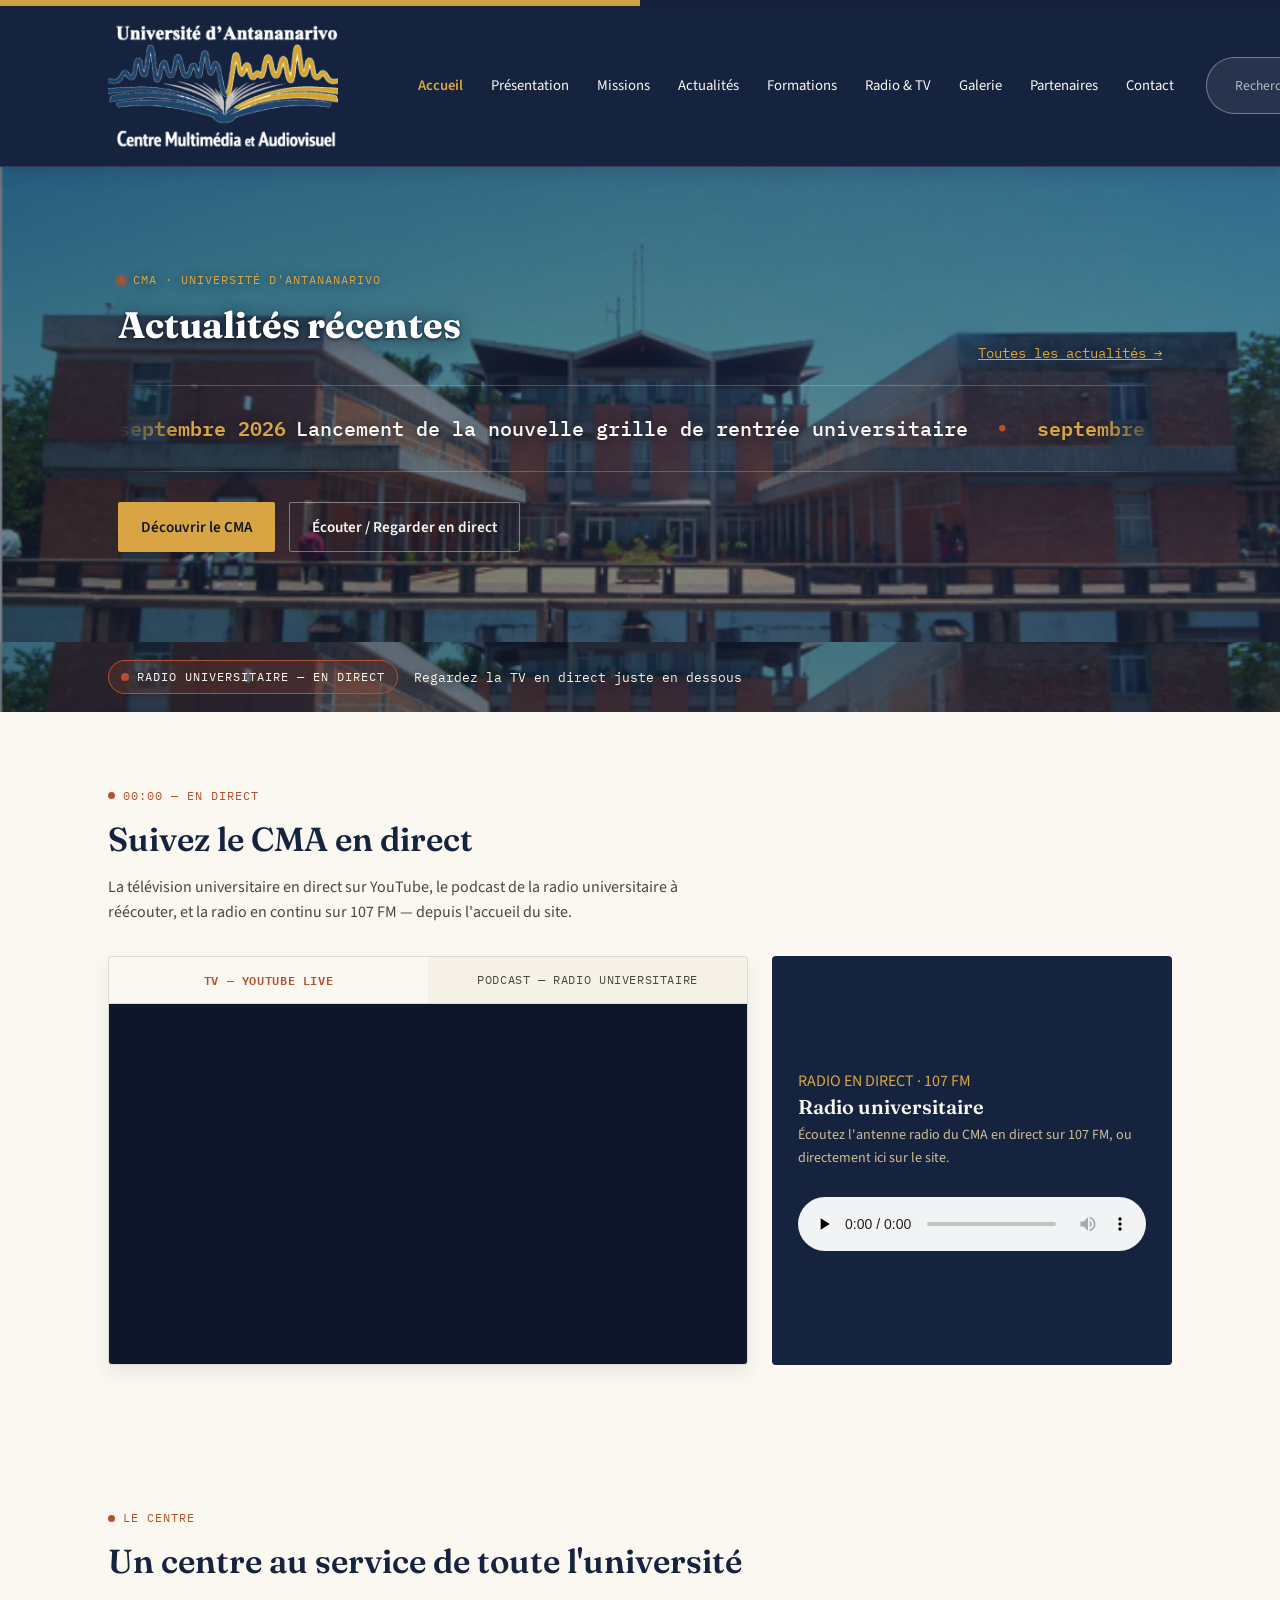
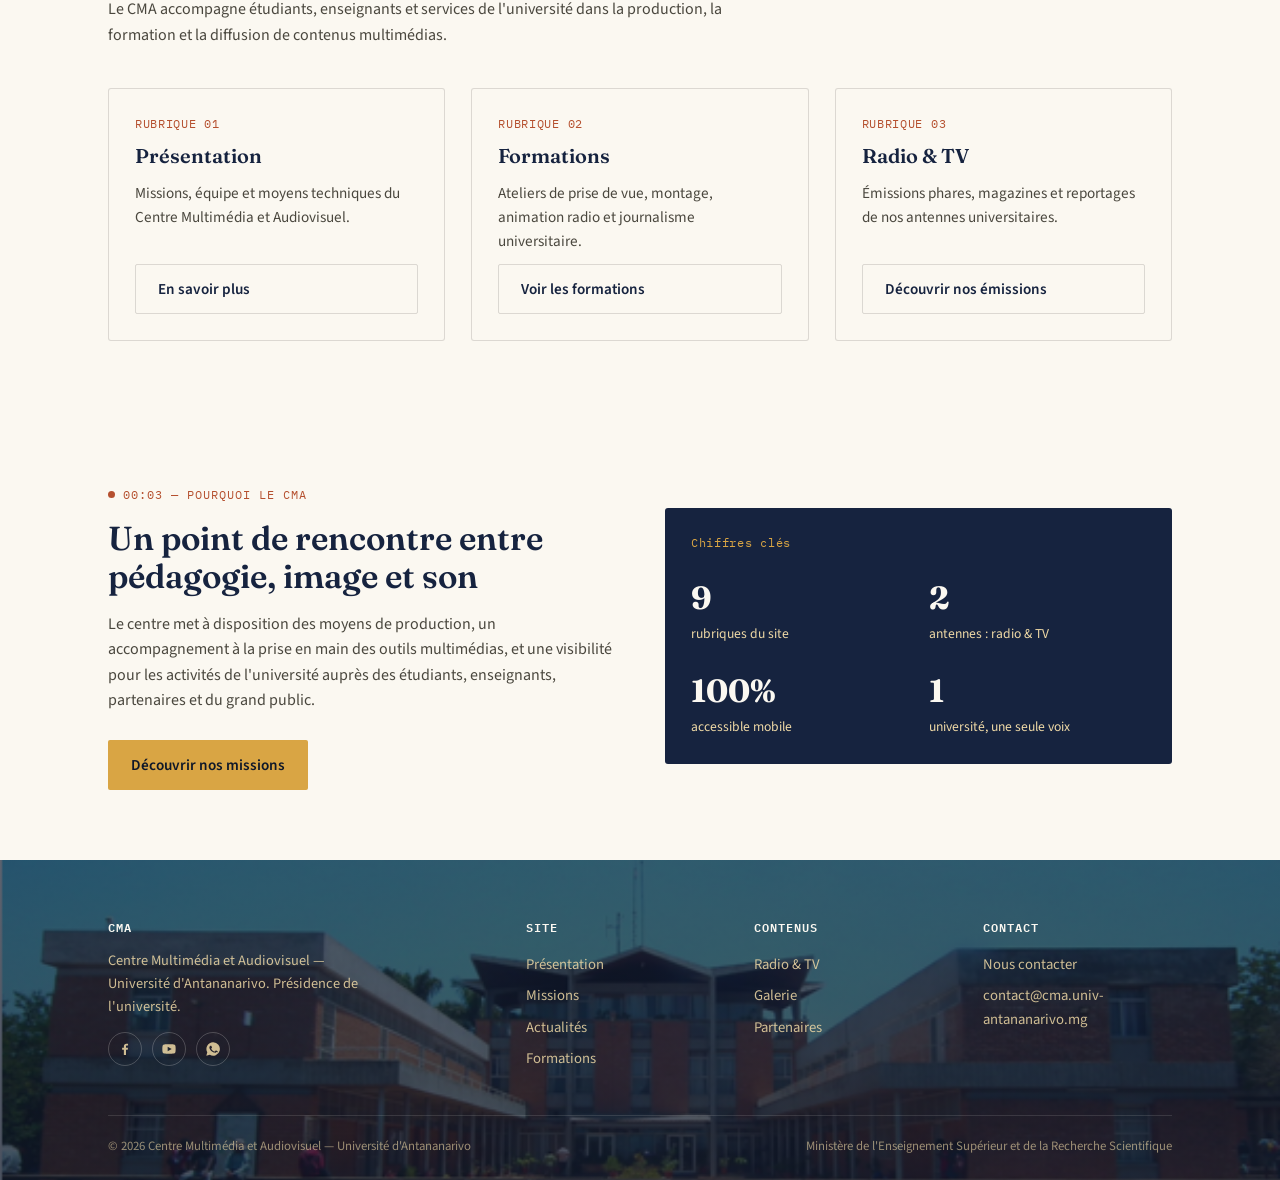
<file: index.html>
<!DOCTYPE html>
<html lang="fr">
<head>
<meta charset="UTF-8">
<meta name="viewport" content="width=device-width, initial-scale=1.0">
<title>CMA — Centre Multimédia et Audiovisuel | Université d'Antananarivo</title>
<meta name="description" content="Le Centre Multimédia et Audiovisuel (CMA) de l'Université d'Antananarivo : radio et TV universitaires, formations, actualités et productions.">
<link rel="icon" href="assets/logo/logo-cma-header.png" type="image/png">
<link rel="stylesheet" href="styles.css">
</head>
<body>
<a href="#main" class="skip-link">Aller au contenu principal</a>
<div class="top-strip"></div>

<header class="site-header">
  <div class="header-inner">
    <div class="brand-group">
      <a href="index.html" class="brand">
        <img src="assets/logo/logo-cma-header.png" alt="Université d'Antananarivo — Centre Multimédia et Audiovisuel" class="brand-logo">
      </a>
    </div>
    <button class="nav-toggle" aria-label="Ouvrir le menu" aria-expanded="false"><span></span></button>
    <nav class="main-nav" aria-label="Navigation principale">
      <a href="index.html" class="current">Accueil</a>
      <a href="presentation.html">Présentation</a>
      <a href="missions.html">Missions</a>
      <a href="actualites.html">Actualités</a>
      <a href="formations.html">Formations</a>
      <a href="radio-tv.html">Radio &amp; TV</a>
      <a href="galerie.html">Galerie</a>
      <a href="partenaires.html">Partenaires</a>
      <a href="contact.html">Contact</a>
    </nav>
    <div class="header-actions">
      <form class="search-box" id="site-search-form" role="search">
        <label for="site-search" class="visually-hidden" style="position:absolute;left:-9999px;">Rechercher sur le site</label>
        <input type="text" id="site-search" placeholder="Rechercher…" autocomplete="off">
        <button type="submit" aria-label="Lancer la recherche"><svg viewBox="0 0 24 24" fill="none" width="14" height="14"><circle cx="10.5" cy="10.5" r="6.5" stroke="white" stroke-width="2"/><line x1="15.3" y1="15.3" x2="20" y2="20" stroke="white" stroke-width="2" stroke-linecap="round"/></svg></button>
      </form>
    </div>
    <div id="search-results"></div>
  </div>
</header>

<main id="main">

  <section class="hero">
    <div class="hero-bars" aria-hidden="true">
      <span style="animation-delay:0s"></span><span style="animation-delay:0.2s"></span><span style="animation-delay:0.4s"></span>
      <span style="animation-delay:0.1s"></span><span style="animation-delay:0.3s"></span><span style="animation-delay:0.5s"></span>
      <span style="animation-delay:0.15s"></span><span style="animation-delay:0.35s"></span><span style="animation-delay:0.05s"></span>
      <span style="animation-delay:0.25s"></span><span style="animation-delay:0.45s"></span><span style="animation-delay:0.1s"></span>
    </div>
    <div class="container hero-content wide">
      <div style="display:flex; align-items:flex-end; justify-content:space-between; gap:20px; flex-wrap:wrap; margin-bottom: 20px;">
        <div>
          <span class="eyebrow">CMA · Université d'Antananarivo</span>
          <h1 style="font-size: clamp(1.7rem, 3vw, 2.3rem);">Actualités récentes</h1>
        </div>
        <a href="actualites.html" style="font-family: var(--font-mono); font-size:0.85rem; color: var(--gold); text-decoration:underline; white-space:nowrap;">Toutes les actualités →</a>
      </div>

      <div class="news-ticker">
        <div class="news-ticker-track">
          <span class="news-ticker-item"><span class="ti-date">septembre 2026</span>Lancement de la nouvelle grille de rentrée universitaire</span>
          <span class="ticker-sep">●</span>
          <span class="news-ticker-item"><span class="ti-date">septembre 2026</span>Atelier montage vidéo : session ouverte aux étudiants</span>
          <span class="ticker-sep">●</span>
          <span class="news-ticker-item"><span class="ti-date">septembre 2026</span>Reportage : les laboratoires de recherche filmés par le CMA</span>
          <span class="ticker-sep">●</span>
          <span class="news-ticker-item"><span class="ti-date">septembre 2026</span>Captation de la cérémonie de remise des diplômes</span>
          <span class="ticker-sep">●</span>
          <span class="news-ticker-item"><span class="ti-date">septembre 2026</span>Nouvelle émission étudiante sur les ondes du CMA</span>
          <span class="ticker-sep">●</span>
          <span class="news-ticker-item"><span class="ti-date">septembre 2026</span>Le CMA renforce sa collaboration avec les médias régionaux</span>
          <span class="ticker-sep">●</span>
          <!-- Répétition pour un défilement continu sans coupure -->
          <span class="news-ticker-item"><span class="ti-date">septembre 2026</span>Lancement de la nouvelle grille de rentrée universitaire</span>
          <span class="ticker-sep">●</span>
          <span class="news-ticker-item"><span class="ti-date">septembre 2026</span>Atelier montage vidéo : session ouverte aux étudiants</span>
          <span class="ticker-sep">●</span>
          <span class="news-ticker-item"><span class="ti-date">septembre 2026</span>Reportage : les laboratoires de recherche filmés par le CMA</span>
          <span class="ticker-sep">●</span>
          <span class="news-ticker-item"><span class="ti-date">septembre 2026</span>Captation de la cérémonie de remise des diplômes</span>
          <span class="ticker-sep">●</span>
          <span class="news-ticker-item"><span class="ti-date">septembre 2026</span>Nouvelle émission étudiante sur les ondes du CMA</span>
          <span class="ticker-sep">●</span>
          <span class="news-ticker-item"><span class="ti-date">septembre 2026</span>Le CMA renforce sa collaboration avec les médias régionaux</span>
          <span class="ticker-sep">●</span>
        </div>
      </div>

      <div class="btn-row">
        <a href="presentation.html" class="btn btn-primary">Découvrir le CMA</a>
        <a href="radio-tv.html" class="btn btn-outline">Écouter / Regarder en direct</a>
      </div>
    </div>
  </section>

  <div class="onair-strip" id="en-direct">
    <div class="container onair-inner">
      <span class="tally"><span class="dot"></span> Radio universitaire — en direct</span>
      <span style="font-family: var(--font-mono); font-size: 0.82rem; color: #FBF3E3; text-shadow: 0 1px 8px rgba(14,23,41,0.6);">Regardez la TV en direct juste en dessous</span>
    </div>
  </div>

  <section>
    <div class="container">
      <span class="eyebrow">00:00 — En direct</span>
      <h2>Suivez le CMA en direct</h2>
      <p style="max-width:600px;">La télévision universitaire en direct sur YouTube, le podcast de la radio universitaire à réécouter, et la radio en continu sur 107 FM — depuis l'accueil du site.</p>

      <div class="live-grid">
        <div class="live-panel">
          <div class="live-tabs">
            <button class="live-tab active" data-source="youtube" type="button">TV — YouTube Live</button>
            <button class="live-tab" data-source="podcast" type="button">Podcast — Radio Universitaire</button>
          </div>
          <div class="live-video-wrap">
            <div id="live-youtube" class="live-frame active">
              <iframe
                data-src="https://www.youtube.com/embed/live_stream?channel=VOTRE_ID_CHAINE_YOUTUBE"
                title="CMA — TV en direct sur YouTube"
                allow="accelerometer; autoplay; encrypted-media; gyroscope; picture-in-picture"
                allowfullscreen></iframe> 
            </div>
            <div id="live-podcast" class="live-frame">
              <div class="podcast-list">
                <div class="podcast-episode">
                  <div class="podcast-ep-info">
                    <span class="podcast-ep-date">septembre        2026</span>
                    <div class="podcast-ep-title">Journal du campus — Édition de rentrée</div>
                  </div>
                  <audio controls preload="none">
                    <source src="assets/podcast/journal-du-campus-20-07-2026.mp3" type="audio/mpeg">
                  </audio>
                </div>
                <div class="podcast-episode">
                  <div class="podcast-ep-info">
                    <span class="podcast-ep-date">13 juillet 2026</span>
                    <div class="podcast-ep-title">Voix étudiantes — Spécial associations</div>
                  </div>
                  <audio controls preload="none">
                    <source src="assets/podcast/voix-etudiantes-13-07-2026.mp3" type="audio/mpeg">
                  </audio>
                </div>
                <div class="podcast-episode">
                  <div class="podcast-ep-info">
                    <span class="podcast-ep-date">sept 2026</span>
                    <div class="podcast-ep-title">Interview : la recherche à l'université</div>
                  </div>
                  <audio controls preload="none">
                    <source src="assets/podcast/interview-recherche-06-07-2026.mp3" type="audio/mpeg">
                  </audio>
                </div>
                <div class="podcast-episode">
                  <div class="podcast-ep-info">
                    <span class="podcast-ep-date">sept 2026</span>
                    <div class="podcast-ep-title">Sessions étudiantes — Musique live</div>
                  </div>
                  <audio controls preload="none">
                    <source src="assets/podcast/sessions-etudiantes-29-06-2026.mp3" type="audio/mpeg">
                  </audio>
                </div>
              </div>
            </div>
          </div>
        </div>

        <div class="live-audio-card">
          <span class="tc">RADIO EN DIRECT · 107 FM</span>
          <h3>Radio universitaire</h3>
          <p>Écoutez l'antenne radio du CMA en direct sur 107 FM, ou directement ici sur le site.</p>
          <audio controls preload="none">
            <source src="https://stream.cma-univ-antananarivo.mg/radio.mp3" type="audio/mpeg">
            Votre navigateur ne prend pas en charge la lecture audio.
          </audio>
        </div>
      </div>
    </div>
  </section>

  <section>
    <div class="container">
      <div class="section-head">
        <span class="eyebrow">Le centre</span>
        <h2>Un centre au service de toute l'université</h2>
        <p>Le CMA accompagne étudiants, enseignants et services de l'université dans la production, la formation et la diffusion de contenus multimédias.</p>
      </div>
      <div class="grid grid-3">
        <div class="card">
          <span class="tc">RUBRIQUE 01</span>
          <h3>Présentation</h3>
          <p>Missions, équipe et moyens techniques du Centre Multimédia et Audiovisuel.</p>
          <a href="presentation.html" class="btn btn-outline" style="color:var(--navy); border-color:var(--line); margin-top:auto;">En savoir plus</a>
        </div>
        <div class="card">
          <span class="tc">RUBRIQUE 02</span>
          <h3>Formations</h3>
          <p>Ateliers de prise de vue, montage, animation radio et journalisme universitaire.</p>
          <a href="formations.html" class="btn btn-outline" style="color:var(--navy); border-color:var(--line); margin-top:auto;">Voir les formations</a>
        </div>
        <div class="card">
          <span class="tc">RUBRIQUE 03</span>
          <h3>Radio &amp; TV</h3>
          <p>Émissions phares, magazines et reportages de nos antennes universitaires.</p>
          <a href="radio-tv.html" class="btn btn-outline" style="color:var(--navy); border-color:var(--line); margin-top:auto;">Découvrir nos émissions</a>
        </div>
      </div>
    </div>
  </section>

  <section>
    <div class="container">
      <div class="grid grid-2" style="align-items:center; gap:50px;">
        <div>
          <span class="eyebrow">00:03 — Pourquoi le CMA</span>
          <h2>Un point de rencontre entre pédagogie, image et son</h2>
          <p>Le centre met à disposition des moyens de production, un accompagnement à la prise en main des outils multimédias, et une visibilité pour les activités de l'université auprès des étudiants, enseignants, partenaires et du grand public.</p>
          <a href="missions.html" class="btn btn-primary" style="margin-top:10px;">Découvrir nos missions</a>
        </div>
        <div class="card" style="background: var(--navy); border:none;">
          <span class="tc" style="color: var(--gold);">Chiffres clés</span>
          <div style="display:grid; grid-template-columns:1fr 1fr; gap:20px; margin-top:10px;">
            <div>
              <div style="font-family: var(--font-display); font-size:2rem; color:var(--paper); font-weight:700;">9</div>
              <div style="color: var(--gold-soft); font-size:0.85rem;">rubriques du site</div>
            </div>
            <div>
              <div style="font-family: var(--font-display); font-size:2rem; color:var(--paper); font-weight:700;">2</div>
              <div style="color: var(--gold-soft); font-size:0.85rem;">antennes : radio &amp; TV</div>
            </div>
            <div>
              <div style="font-family: var(--font-display); font-size:2rem; color:var(--paper); font-weight:700;">100%</div>
              <div style="color: var(--gold-soft); font-size:0.85rem;">accessible mobile</div>
            </div>
            <div>
              <div style="font-family: var(--font-display); font-size:2rem; color:var(--paper); font-weight:700;">1</div>
              <div style="color: var(--gold-soft); font-size:0.85rem;">université, une seule voix</div>
            </div>
          </div>
        </div>
      </div>
    </div>
  </section>
 
</main>

<footer class="site-footer">
  <div class="container">
    <div class="footer-grid">
      <div>
        <h4>CMA</h4>
        <p style="color: var(--gold-soft); opacity:0.85; font-size:0.9rem; max-width:280px;">Centre Multimédia et Audiovisuel — Université d'Antananarivo. Présidence de l'université.</p>
        <div class="social-row" style="margin-top:14px;">
          <a href="https://www.facebook.com/profile.php?id=61587977565818" target="_blank" rel="noopener" aria-label="Facebook" title="Facebook"><svg viewBox="0 0 24 24" width="16" height="16" fill="currentColor"><path d="M13.5 21v-7.8h2.6l.4-3h-3v-1.9c0-.9.3-1.5 1.5-1.5h1.6V4.1C15.9 4 15 4 14 4c-2.2 0-3.7 1.3-3.7 3.8v2.4H7.7v3h2.6V21h3.2z"/></svg></a>
          <a href="https://www.youtube.com/@CMAUnivAntananarivo" target="_blank" rel="noopener" aria-label="YouTube" title="YouTube"><svg viewBox="0 0 24 24" width="16" height="16" fill="currentColor"><path d="M21.6 7.2c-.2-1-1-1.7-2-1.9C17.9 5 12 5 12 5s-5.9 0-7.6.3c-1 .2-1.8.9-2 1.9C2 9 2 12 2 12s0 3 .4 4.8c.2 1 1 1.7 2 1.9C6.1 19 12 19 12 19s5.9 0 7.6-.3c1-.2 1.8-.9 2-1.9.4-1.8.4-4.8.4-4.8s0-3-.4-4.8zM10 15.5v-7l6 3.5-6 3.5z"/></svg></a>
          <a href="https://wa.me/261342315042" target="_blank" rel="noopener" aria-label="WhatsApp" title="WhatsApp"><svg viewBox="0 0 24 24" width="16" height="16" fill="currentColor"><path d="M12 2a10 10 0 0 0-8.6 15L2 22l5.2-1.4A10 10 0 1 0 12 2zm5.8 14.2c-.2.6-1.4 1.2-2 1.3-.5.1-1.1.1-1.8-.1-.4-.1-.9-.3-1.6-.6-2.8-1.2-4.6-4-4.7-4.2-.1-.2-1.1-1.5-1.1-2.9s.7-2 1-2.3c.3-.3.6-.4.8-.4h.6c.2 0 .4 0 .6.5.2.6.7 1.9.8 2 .1.2.1.3 0 .5-.1.2-.2.3-.4.5-.2.2-.4.4-.5.6-.2.2-.4.4-.2.7.2.3.9 1.5 2 2.4 1.3 1.1 2.4 1.5 2.8 1.6.3.1.5.1.7-.1.2-.2.8-.9 1-1.2.2-.3.4-.3.7-.2.3.1 1.7.8 2 1 .3.1.5.2.6.3.1.2.1.9-.1 1.5z"/></svg></a>
        </div>
      </div>
      <div>
        <h4>Site</h4>
        <a href="presentation.html">Présentation</a>
        <a href="missions.html">Missions</a>
        <a href="actualites.html">Actualités</a>
        <a href="formations.html">Formations</a>
      </div>
      <div>
        <h4>Contenus</h4>
        <a href="radio-tv.html">Radio &amp; TV</a>
        <a href="galerie.html">Galerie</a>
        <a href="partenaires.html">Partenaires</a>
      </div>
      <div>
        <h4>Contact</h4>
        <a href="contact.html">Nous contacter</a>
        <a href="mailto:contact@cma.univ-antananarivo.mg">contact@cma.univ-antananarivo.mg</a>
      </div>
    </div>
    <div class="footer-bottom">
      <span>© 2026 Centre Multimédia et Audiovisuel — Université d'Antananarivo</span>
      <span>Ministère de l'Enseignement Supérieur et de la Recherche Scientifique</span>
    </div>
  </div>
</footer>

<div class="lightbox" id="lightbox">
  <button class="lightbox-close" aria-label="Fermer">×</button>
  <div class="lightbox-box">
    <h3 id="lightbox-title"></h3>
    <p id="lightbox-caption" style="color: var(--gold-soft);"></p>
  </div>
</div>

<script src="script.js"></script>
</body>
</html>
</file>
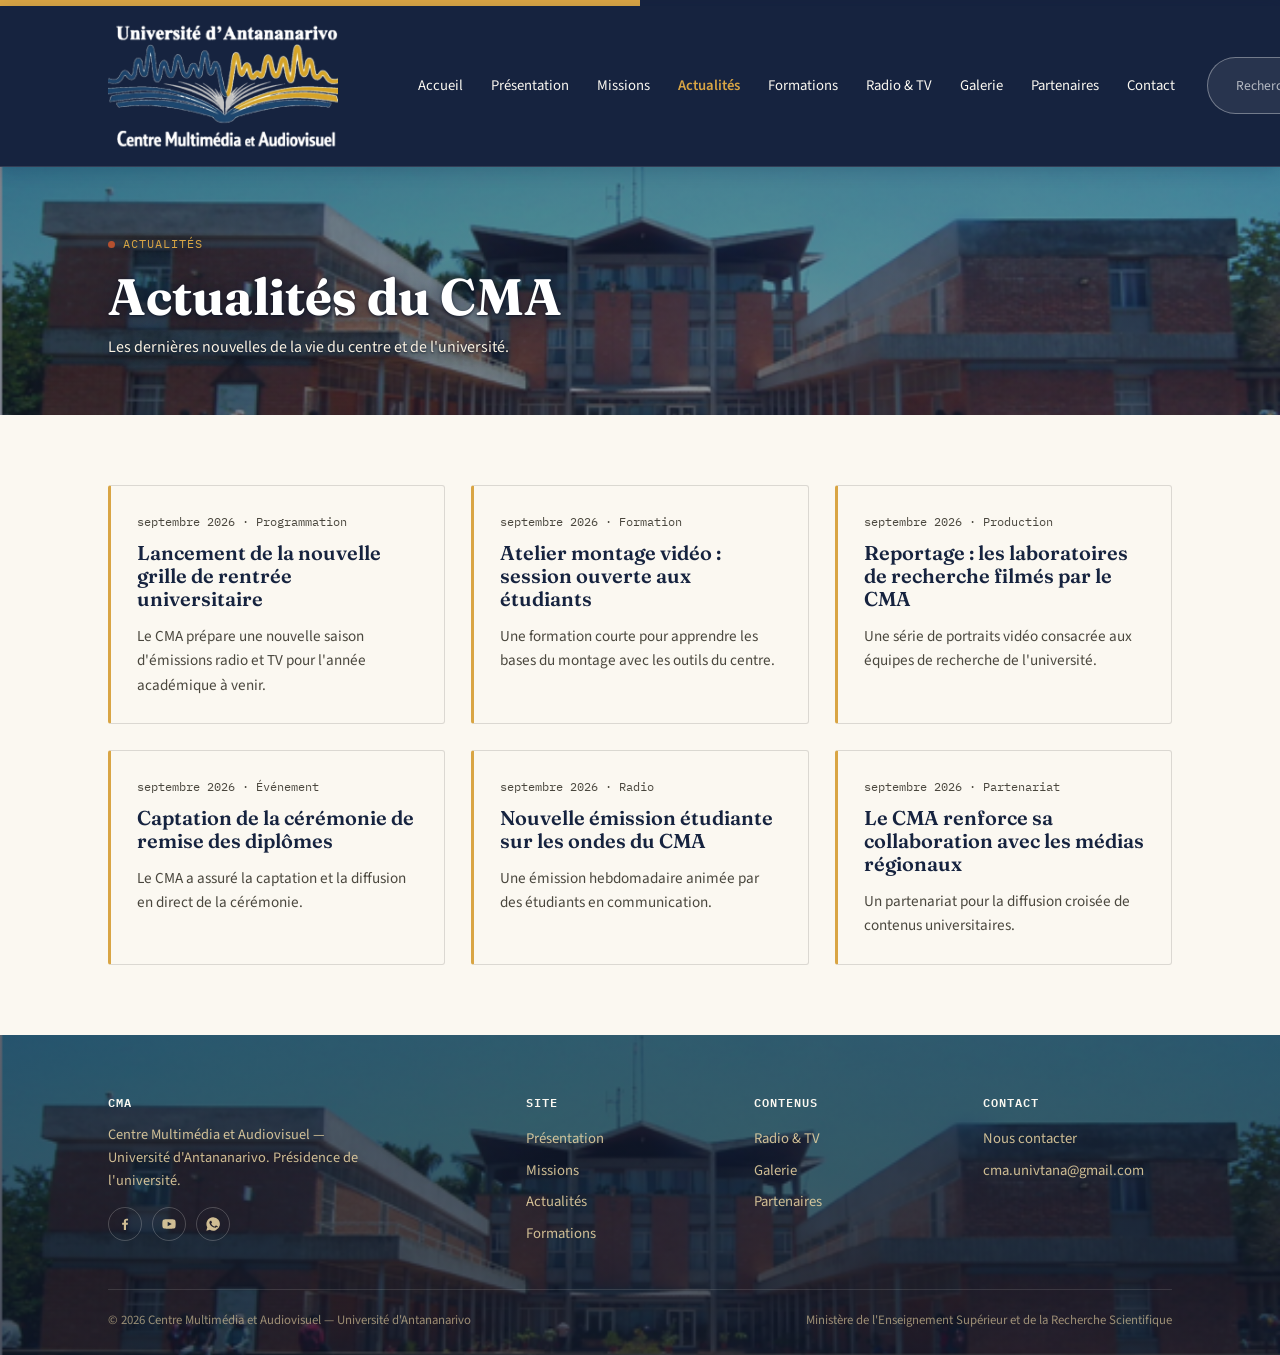
<file: actualites.html>
<!DOCTYPE html>
<html lang="fr">
<head>
<meta charset="UTF-8">
<meta name="viewport" content="width=device-width, initial-scale=1.0">
<title>Actualités | CMA — Université d'Antananarivo</title>
<link rel="icon" href="assets/logo/logo-cma-header.png" type="image/png">
<link rel="stylesheet" href="styles.css">
</head>
<body>
<a href="#main" class="skip-link">Aller au contenu principal</a>
<div class="top-strip"></div>

<header class="site-header">
  <div class="header-inner">
    <div class="brand-group">
      <a href="index.html" class="brand">
        <img src="assets/logo/logo-cma-header.png" alt="Université d'Antananarivo — Centre Multimédia et Audiovisuel" class="brand-logo">
      </a>
    </div>
    <button class="nav-toggle" aria-label="Ouvrir le menu" aria-expanded="false"><span></span></button>
    <nav class="main-nav" aria-label="Navigation principale">
      <a href="index.html">Accueil</a>
      <a href="presentation.html">Présentation</a>
      <a href="missions.html">Missions</a>
      <a href="actualites.html" class="current">Actualités</a>
      <a href="formations.html">Formations</a>
      <a href="radio-tv.html">Radio &amp; TV</a>
      <a href="galerie.html">Galerie</a>
      <a href="partenaires.html">Partenaires</a>
      <a href="contact.html">Contact</a>
    </nav>
    <div class="header-actions">
      <form class="search-box" id="site-search-form" role="search">
        <input type="text" id="site-search" placeholder="Rechercher…" autocomplete="off">
        <button type="submit" aria-label="Lancer la recherche"><svg viewBox="0 0 24 24" fill="none" width="14" height="14"><circle cx="10.5" cy="10.5" r="6.5" stroke="white" stroke-width="2"/><line x1="15.3" y1="15.3" x2="20" y2="20" stroke="white" stroke-width="2" stroke-linecap="round"/></svg></button>
      </form>
    </div>
    <div id="search-results"></div>
  </div>
</header>

<main id="main">

  <section class="page-hero">
    <div class="container">
      <span class="eyebrow">Actualités</span>
      <h1>Actualités du CMA</h1>
      <p>Les dernières nouvelles de la vie du centre et de l'université.</p>
    </div>
  </section>

  <section>
    <div class="container">
      <div class="grid grid-3">
        <div class="card news-card">
          <span class="date">septembre 2026 · Programmation</span>
          <h3>Lancement de la nouvelle grille de rentrée universitaire</h3>
          <p>Le CMA prépare une nouvelle saison d'émissions radio et TV pour l'année académique à venir.</p>
        </div>
        <div class="card news-card">
          <span class="date">septembre 2026 · Formation</span>
          <h3>Atelier montage vidéo : session ouverte aux étudiants</h3>
          <p>Une formation courte pour apprendre les bases du montage avec les outils du centre.</p>
        </div>
        <div class="card news-card">
          <span class="date">septembre  2026 · Production</span>
          <h3>Reportage : les laboratoires de recherche filmés par le CMA</h3>
          <p>Une série de portraits vidéo consacrée aux équipes de recherche de l'université.</p>
        </div>
        <div class="card news-card">
          <span class="date">septembre 2026 · Événement</span>
          <h3>Captation de la cérémonie de remise des diplômes</h3>
          <p>Le CMA a assuré la captation et la diffusion en direct de la cérémonie.</p>
        </div>
        <div class="card news-card">
          <span class="date">septembre 2026 · Radio</span>
          <h3>Nouvelle émission étudiante sur les ondes du CMA</h3>
          <p>Une émission hebdomadaire animée par des étudiants en communication.</p>
        </div>
        <div class="card news-card">
          <span class="date">septembre 2026 · Partenariat</span>
          <h3>Le CMA renforce sa collaboration avec les médias régionaux</h3>
          <p>Un partenariat pour la diffusion croisée de contenus universitaires.</p>
        </div>
      </div>
    </div>
  </section>

</main>

<footer class="site-footer">
  <div class="container">
    <div class="footer-grid">
      <div>
        <h4>CMA</h4>
        <p style="color: var(--gold-soft); opacity:0.85; font-size:0.9rem; max-width:280px;">Centre Multimédia et Audiovisuel — Université d'Antananarivo. Présidence de l'université.</p>
        <div class="social-row" style="margin-top:14px;">
          <a href="https://www.facebook.com/profile.php?id=61587977565818" target="_blank" rel="noopener" aria-label="Facebook" title="Facebook"><svg viewBox="0 0 24 24" width="16" height="16" fill="currentColor"><path d="M13.5 21v-7.8h2.6l.4-3h-3v-1.9c0-.9.3-1.5 1.5-1.5h1.6V4.1C15.9 4 15 4 14 4c-2.2 0-3.7 1.3-3.7 3.8v2.4H7.7v3h2.6V21h3.2z"/></svg></a>
          <a href="https://www.youtube.com/@CMAUnivAntananarivo" target="_blank" rel="noopener" aria-label="YouTube" title="YouTube"><svg viewBox="0 0 24 24" width="16" height="16" fill="currentColor"><path d="M21.6 7.2c-.2-1-1-1.7-2-1.9C17.9 5 12 5 12 5s-5.9 0-7.6.3c-1 .2-1.8.9-2 1.9C2 9 2 12 2 12s0 3 .4 4.8c.2 1 1 1.7 2 1.9C6.1 19 12 19 12 19s5.9 0 7.6-.3c1-.2 1.8-.9 2-1.9.4-1.8.4-4.8.4-4.8s0-3-.4-4.8zM10 15.5v-7l6 3.5-6 3.5z"/></svg></a>
          <a href="https://wa.me/261342315042" target="_blank" rel="noopener" aria-label="WhatsApp" title="WhatsApp"><svg viewBox="0 0 24 24" width="16" height="16" fill="currentColor"><path d="M12 2a10 10 0 0 0-8.6 15L2 22l5.2-1.4A10 10 0 1 0 12 2zm5.8 14.2c-.2.6-1.4 1.2-2 1.3-.5.1-1.1.1-1.8-.1-.4-.1-.9-.3-1.6-.6-2.8-1.2-4.6-4-4.7-4.2-.1-.2-1.1-1.5-1.1-2.9s.7-2 1-2.3c.3-.3.6-.4.8-.4h.6c.2 0 .4 0 .6.5.2.6.7 1.9.8 2 .1.2.1.3 0 .5-.1.2-.2.3-.4.5-.2.2-.4.4-.5.6-.2.2-.4.4-.2.7.2.3.9 1.5 2 2.4 1.3 1.1 2.4 1.5 2.8 1.6.3.1.5.1.7-.1.2-.2.8-.9 1-1.2.2-.3.4-.3.7-.2.3.1 1.7.8 2 1 .3.1.5.2.6.3.1.2.1.9-.1 1.5z"/></svg></a>
        </div>
      </div>
      <div>
        <h4>Site</h4>
        <a href="presentation.html">Présentation</a>
        <a href="missions.html">Missions</a>
        <a href="actualites.html">Actualités</a>
        <a href="formations.html">Formations</a>
      </div>
      <div>
        <h4>Contenus</h4>
        <a href="radio-tv.html">Radio &amp; TV</a>
        <a href="galerie.html">Galerie</a>
        <a href="partenaires.html">Partenaires</a>
      </div>
      <div>
        <h4>Contact</h4>
        <a href="contact.html">Nous contacter</a>
        <a href="mailto:cma.univtana@gmail.com">cma.univtana@gmail.com</a>
      </div>
    </div>
    <div class="footer-bottom">
      <span>© 2026 Centre Multimédia et Audiovisuel — Université d'Antananarivo</span>
      <span>Ministère de l'Enseignement Supérieur et de la Recherche Scientifique</span>
    </div>
  </div>
</footer>

<div class="lightbox" id="lightbox">
  <button class="lightbox-close" aria-label="Fermer">×</button>
  <div class="lightbox-box">
    <h3 id="lightbox-title"></h3>
    <p id="lightbox-caption" style="color: var(--gold-soft);"></p>
  </div>
</div>

<script src="script.js"></script>
</body>
</html>
</file>
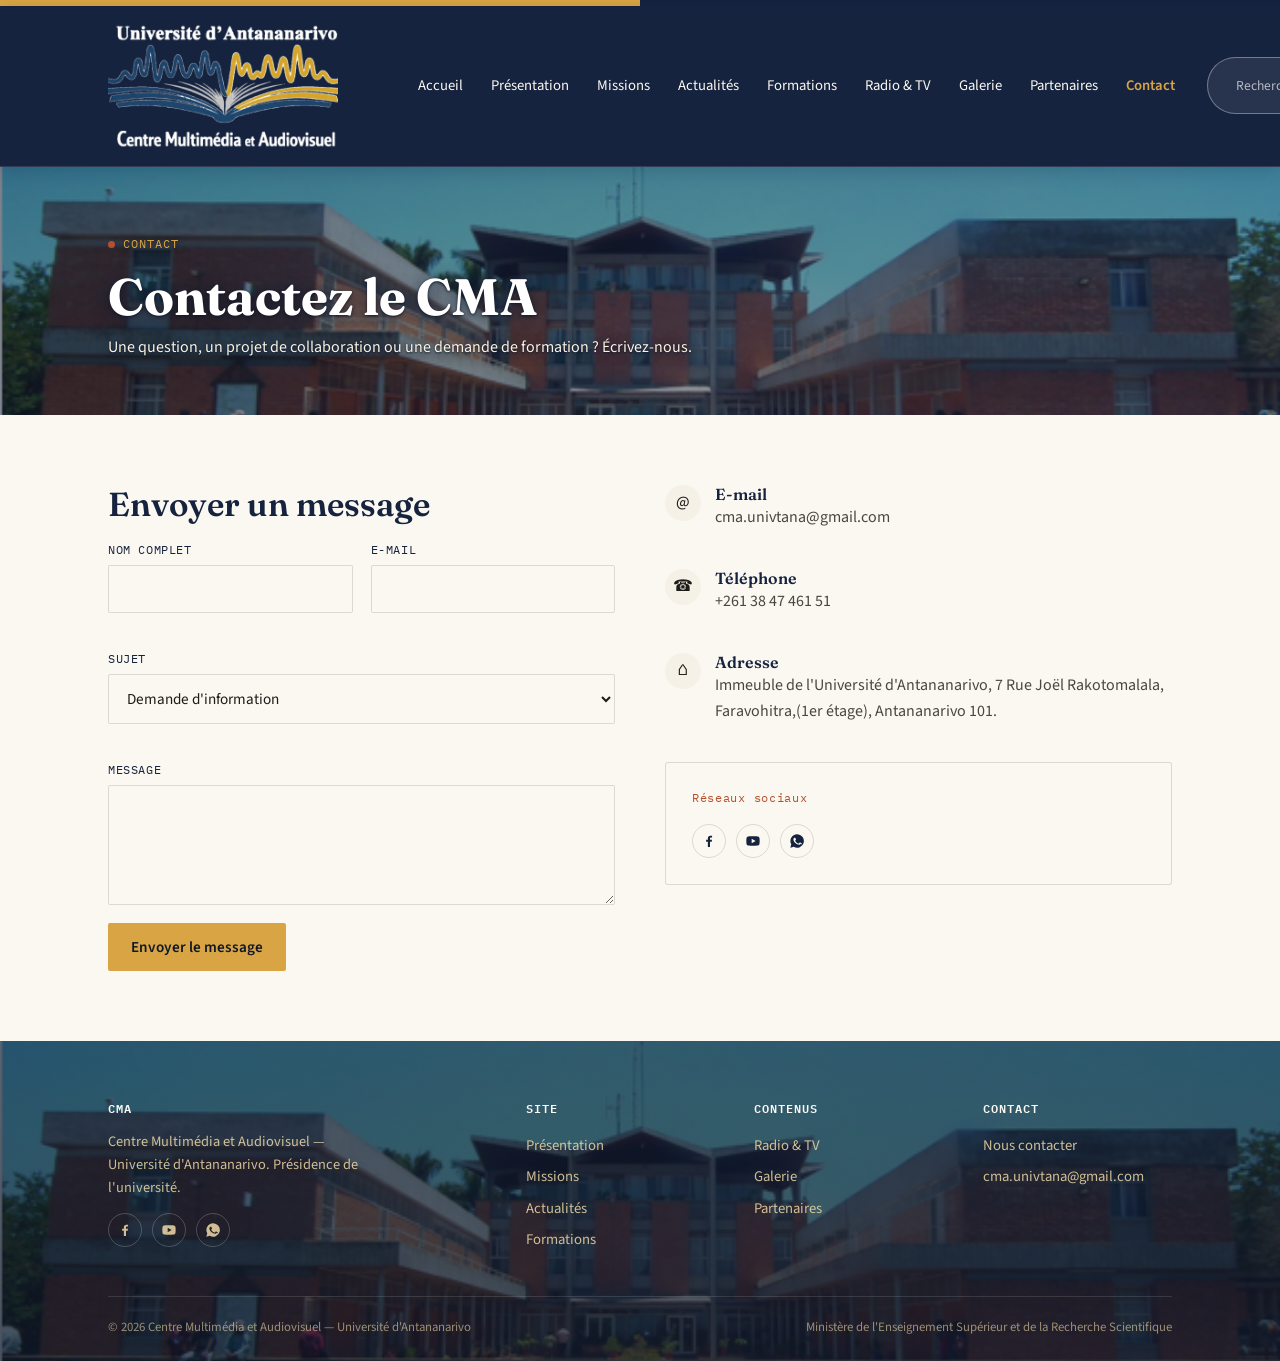
<file: contact.html>
<!DOCTYPE html>
<html lang="fr">
<head>
<meta charset="UTF-8">
<meta name="viewport" content="width=device-width, initial-scale=1.0">
<title>Contact | CMA — Université d'Antananarivo</title>
<link rel="icon" href="assets/logo/logo-cma-header.png"  type="image/png">
<link rel="stylesheet" href="styles.css">
</head>
<body>
<a href="#main" class="skip-link">Aller au contenu principal</a>
<div class="top-strip"></div>

<header class="site-header">
  <div class="header-inner">
    <div class="brand-group">
      <a href="index.html" class="brand">
        <img src="assets/logo/logo-cma-header.png" alt="Université d'Antananarivo — Centre Multimédia et Audiovisuel" class="brand-logo">
      </a>
    </div>
    <button class="nav-toggle" aria-label="Ouvrir le menu" aria-expanded="false"><span></span></button>
    <nav class="main-nav" aria-label="Navigation principale">
      <a href="index.html">Accueil</a>
      <a href="presentation.html">Présentation</a>
      <a href="missions.html">Missions</a>
      <a href="actualites.html">Actualités</a>
      <a href="formations.html">Formations</a>
      <a href="radio-tv.html">Radio &amp; TV</a>
      <a href="galerie.html">Galerie</a>
      <a href="partenaires.html">Partenaires</a>
      <a href="contact.html" class="current">Contact</a>
    </nav>
    <div class="header-actions">
      <form class="search-box" id="site-search-form" role="search">
        <input type="text" id="site-search" placeholder="Rechercher…" autocomplete="off">
        <button type="submit" aria-label="Lancer la recherche"><svg viewBox="0 0 24 24" fill="none" width="14" height="14"><circle cx="10.5" cy="10.5" r="6.5" stroke="white" stroke-width="2"/><line x1="15.3" y1="15.3" x2="20" y2="20" stroke="white" stroke-width="2" stroke-linecap="round"/></svg></button>
      </form>
    </div>
    <div id="search-results"></div>
  </div>
</header>

<main id="main">

  <section class="page-hero">
    <div class="container">
      <span class="eyebrow">Contact</span>
      <h1>Contactez le CMA</h1>
      <p>Une question, un projet de collaboration ou une demande de formation ? Écrivez-nous.</p>
    </div>
  </section>

  <section>
    <div class="container grid grid-2" style="gap:50px; align-items:flex-start;">
      <div>
        <h2>Envoyer un message</h2>
        <form id="contact-form" action="https://formsubmit.co/ajax/cma.univtana@gmail.com" method="POST" novalidate>
          <input type="hidden" name="_subject" value="Nouveau message depuis le site du CMA">
          <input type="hidden" name="_captcha" value="false">
          <input type="text" name="_honey" style="display:none" tabindex="-1" autocomplete="off">
          <div class="form-grid">
            <div class="field">
              <label for="c-name">Nom complet</label>
              <input type="text" id="c-name" name="name" required>
            </div>
            <div class="field">
              <label for="c-email">E-mail</label>
              <input type="email" id="c-email" name="email" required>
            </div>
            <div class="field full">
              <label for="c-subject">Sujet</label>
              <select id="c-subject" name="subject">
                <option>Demande d'information</option>
                <option>Demande de formation</option>
                <option>Proposition de partenariat</option>
                <option>Presse / média</option>
                <option>Autre</option>
              </select>
            </div>
            <div class="field full">
              <label for="c-message">Message</label>
              <textarea id="c-message" name="message" required></textarea>
            </div>
          </div>
          <button type="submit" class="btn btn-primary" style="color:var(--navy-deep);">Envoyer le message</button>
          <div class="form-status" id="form-status"></div>
         </form>
      </div>

      <div class="contact-info">
        <div class="info-line">
          <span class="icon">@</span>
          <div>
            <h3 style="margin-bottom:2px; font-size:1rem;">E-mail</h3>
            <p>cma.univtana@gmail.com</p>
          </div>
        </div>
        <div class="info-line">
          <span class="icon">☎</span>
          <div>
            <h3 style="margin-bottom:2px; font-size:1rem;">Téléphone</h3>
            <p>+261 38 47 461 51</p>
          </div>
        </div>
        <div class="info-line">
          <span class="icon">⌂</span>
          <div>
            <h3 style="margin-bottom:2px; font-size:1rem;">Adresse</h3>
            <p>Immeuble de l'Université d'Antananarivo, 7 Rue Joël Rakotomalala, Faravohitra,(1er étage), Antananarivo 101.</p>
          </div>
        </div>
        <div class="card">
          <span class="tc">Réseaux sociaux</span>
          <div class="social-row" style="margin-top:6px;">
            <a href="https://www.facebook.com/profile.php?id=61587977565818" target="_blank" rel="noopener" aria-label="Facebook" style="border-color:var(--line); color:var(--navy);"><svg viewBox="0 0 24 24" width="16" height="16" fill="currentColor"><path d="M13.5 21v-7.8h2.6l.4-3h-3v-1.9c0-.9.3-1.5 1.5-1.5h1.6V4.1C15.9 4 15 4 14 4c-2.2 0-3.7 1.3-3.7 3.8v2.4H7.7v3h2.6V21h3.2z"/></svg></a>
            <a href="https://www.youtube.com/@CMAUnivAntananarivo" target="_blank" rel="noopener" aria-label="YouTube" style="border-color:var(--line); color:var(--navy);"><svg viewBox="0 0 24 24" width="16" height="16" fill="currentColor"><path d="M21.6 7.2c-.2-1-1-1.7-2-1.9C17.9 5 12 5 12 5s-5.9 0-7.6.3c-1 .2-1.8.9-2 1.9C2 9 2 12 2 12s0 3 .4 4.8c.2 1 1 1.7 2 1.9C6.1 19 12 19 12 19s5.9 0 7.6-.3c1-.2 1.8-.9 2-1.9.4-1.8.4-4.8.4-4.8s0-3-.4-4.8zM10 15.5v-7l6 3.5-6 3.5z"/></svg></a>
            <a href="https://wa.me/261348918200" target="_blank" rel="noopener" aria-label="WhatsApp" style="border-color:var(--line); color:var(--navy);"><svg viewBox="0 0 24 24" width="16" height="16" fill="currentColor"><path d="M12 2a10 10 0 0 0-8.6 15L2 22l5.2-1.4A10 10 0 1 0 12 2zm5.8 14.2c-.2.6-1.4 1.2-2 1.3-.5.1-1.1.1-1.8-.1-.4-.1-.9-.3-1.6-.6-2.8-1.2-4.6-4-4.7-4.2-.1-.2-1.1-1.5-1.1-2.9s.7-2 1-2.3c.3-.3.6-.4.8-.4h.6c.2 0 .4 0 .6.5.2.6.7 1.9.8 2 .1.2.1.3 0 .5-.1.2-.2.3-.4.5-.2.2-.4.4-.5.6-.2.2-.4.4-.2.7.2.3.9 1.5 2 2.4 1.3 1.1 2.4 1.5 2.8 1.6.3.1.5.1.7-.1.2-.2.8-.9 1-1.2.2-.3.4-.3.7-.2.3.1 1.7.8 2 1 .3.1.5.2.6.3.1.2.1.9-.1 1.5z"/></svg></a>
          </div>
        </div>
      </div>
    </div>
  </section>

</main>

<footer class="site-footer">
  <div class="container">
    <div class="footer-grid">
      <div>
        <h4>CMA</h4>
        <p style="color: var(--gold-soft); opacity:0.85; font-size:0.9rem; max-width:280px;">Centre Multimédia et Audiovisuel — Université d'Antananarivo. Présidence de l'université.</p>
        <div class="social-row" style="margin-top:14px;">
          <a href="https://www.facebook.com/profile.php?id=61587977565818" target="_blank" rel="noopener" aria-label="Facebook" title="Facebook"><svg viewBox="0 0 24 24" width="16" height="16" fill="currentColor"><path d="M13.5 21v-7.8h2.6l.4-3h-3v-1.9c0-.9.3-1.5 1.5-1.5h1.6V4.1C15.9 4 15 4 14 4c-2.2 0-3.7 1.3-3.7 3.8v2.4H7.7v3h2.6V21h3.2z"/></svg></a>
          <a href="https://www.youtube.com/@CMAUnivAntananarivo" target="_blank" rel="noopener" aria-label="YouTube" title="YouTube"><svg viewBox="0 0 24 24" width="16" height="16" fill="currentColor"><path d="M21.6 7.2c-.2-1-1-1.7-2-1.9C17.9 5 12 5 12 5s-5.9 0-7.6.3c-1 .2-1.8.9-2 1.9C2 9 2 12 2 12s0 3 .4 4.8c.2 1 1 1.7 2 1.9C6.1 19 12 19 12 19s5.9 0 7.6-.3c1-.2 1.8-.9 2-1.9.4-1.8.4-4.8.4-4.8s0-3-.4-4.8zM10 15.5v-7l6 3.5-6 3.5z"/></svg></a>
          <a href="https://wa.me/261348918200" target="_blank" rel="noopener" aria-label="WhatsApp" title="WhatsApp"><svg viewBox="0 0 24 24" width="16" height="16" fill="currentColor"><path d="M12 2a10 10 0 0 0-8.6 15L2 22l5.2-1.4A10 10 0 1 0 12 2zm5.8 14.2c-.2.6-1.4 1.2-2 1.3-.5.1-1.1.1-1.8-.1-.4-.1-.9-.3-1.6-.6-2.8-1.2-4.6-4-4.7-4.2-.1-.2-1.1-1.5-1.1-2.9s.7-2 1-2.3c.3-.3.6-.4.8-.4h.6c.2 0 .4 0 .6.5.2.6.7 1.9.8 2 .1.2.1.3 0 .5-.1.2-.2.3-.4.5-.2.2-.4.4-.5.6-.2.2-.4.4-.2.7.2.3.9 1.5 2 2.4 1.3 1.1 2.4 1.5 2.8 1.6.3.1.5.1.7-.1.2-.2.8-.9 1-1.2.2-.3.4-.3.7-.2.3.1 1.7.8 2 1 .3.1.5.2.6.3.1.2.1.9-.1 1.5z"/></svg></a>
        </div>
      </div>
      <div>
        <h4>Site</h4>
        <a href="presentation.html">Présentation</a>
        <a href="missions.html">Missions</a>
        <a href="actualites.html">Actualités</a>
        <a href="formations.html">Formations</a>
      </div>
      <div>
        <h4>Contenus</h4>
        <a href="radio-tv.html">Radio &amp; TV</a>
        <a href="galerie.html">Galerie</a>
        <a href="partenaires.html">Partenaires</a>
      </div>
      <div>
        <h4>Contact</h4>
        <a href="contact.html">Nous contacter</a>
        <a href="mailto:cma.univtan@gmail.com">cma.univtana@gmail.com</a>
      </div>
    </div>
    <div class="footer-bottom">
      <span>© 2026 Centre Multimédia et Audiovisuel — Université d'Antananarivo</span>
      <span>Ministère de l'Enseignement Supérieur et de la Recherche Scientifique</span>
    </div>
  </div>
</footer>

<div class="lightbox" id="lightbox">
  <button class="lightbox-close" aria-label="Fermer">×</button>
  <div class="lightbox-box">
    <h3 id="lightbox-title"></h3>
    <p id="lightbox-caption" style="color: var(--gold-soft);"></p>
  </div>
</div>

<script src="script.js"></script>
</body>
</html>
</file>
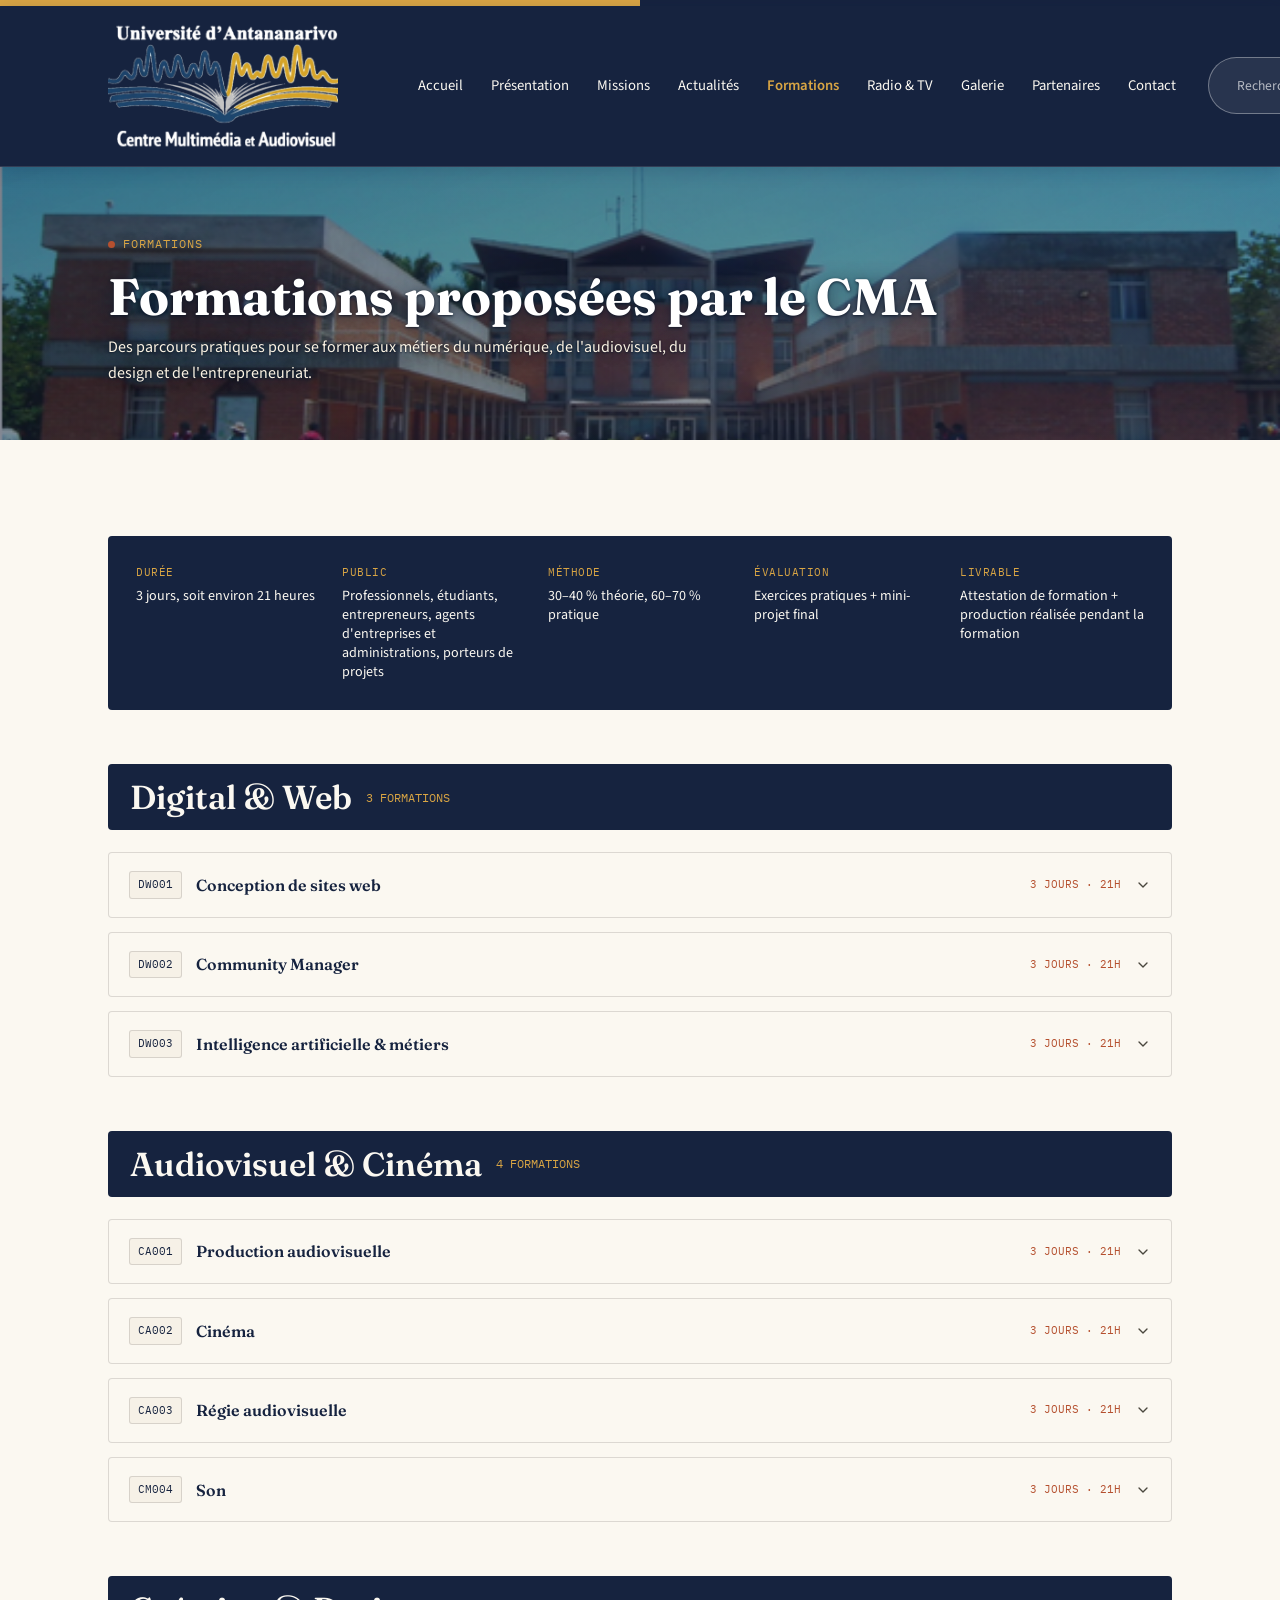
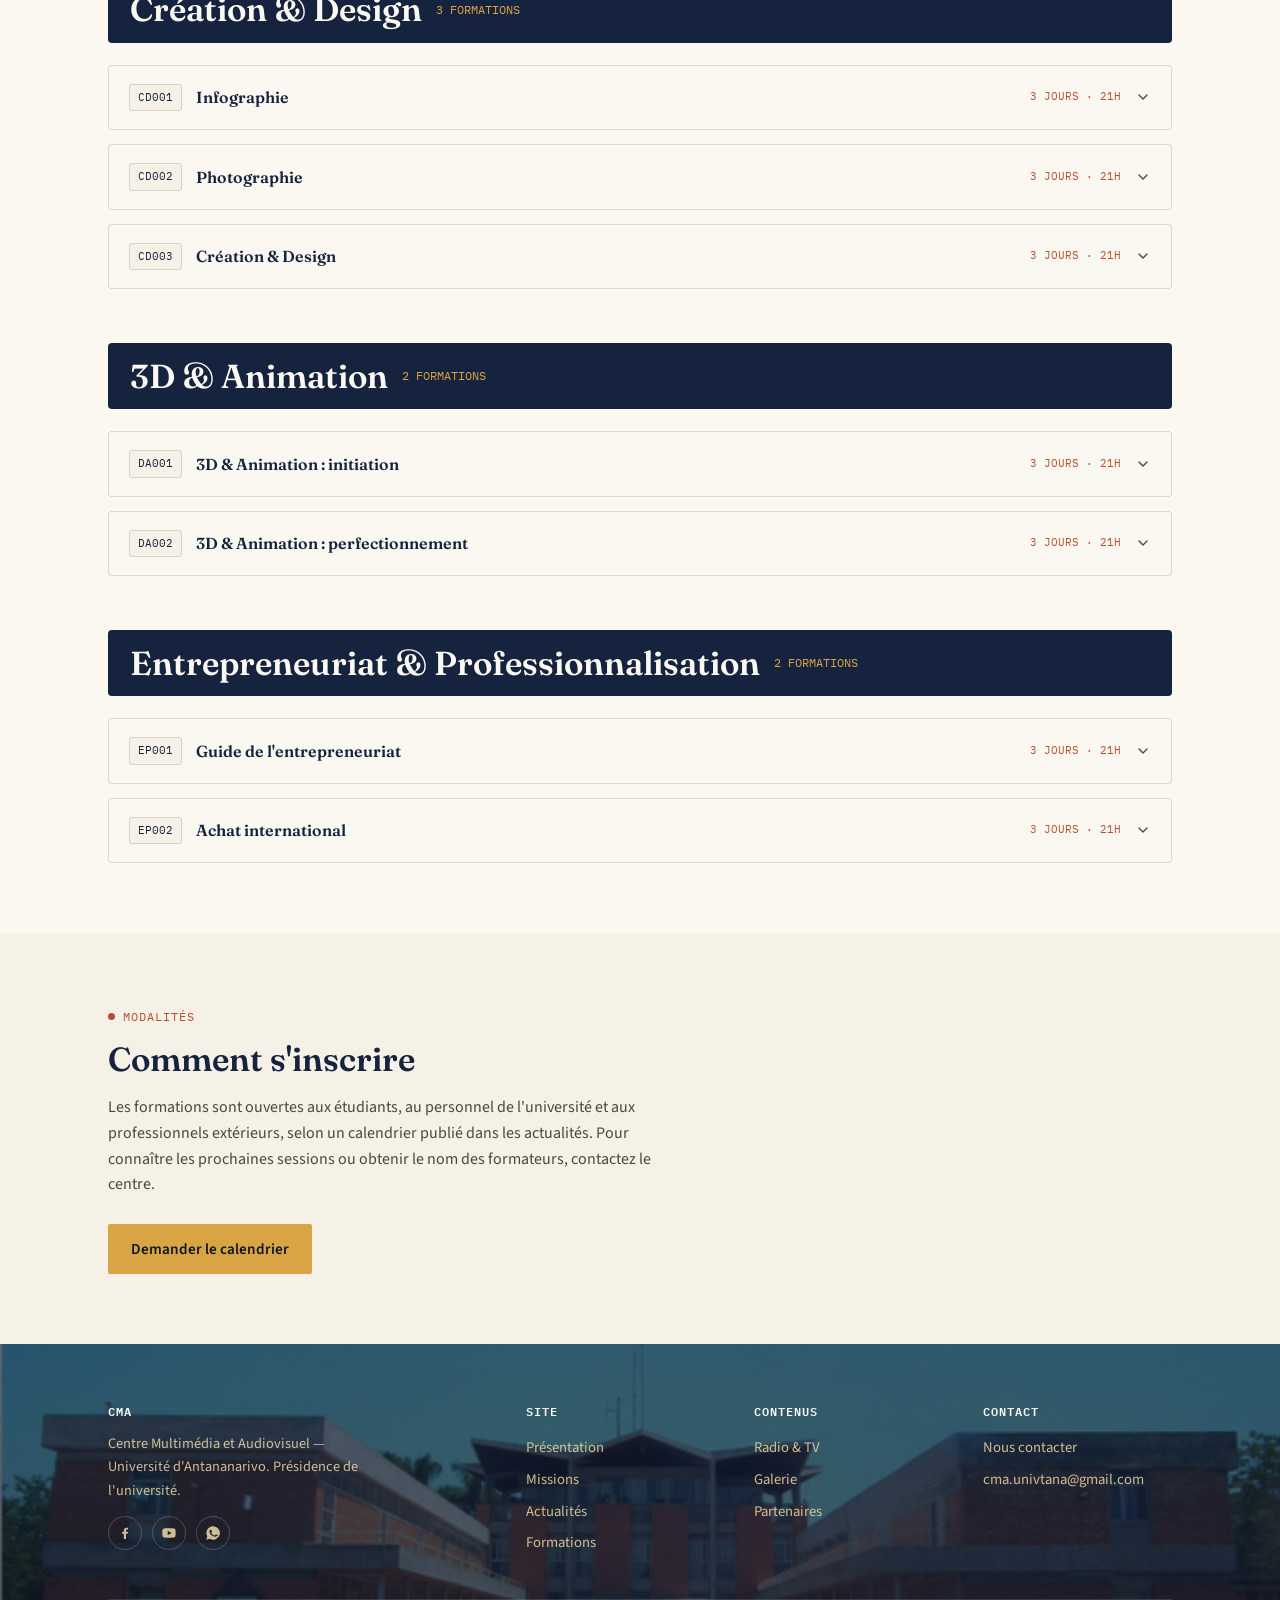
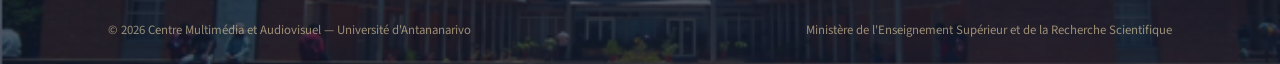
<file: formations.html>
<!DOCTYPE html>
<html lang="fr">
<head>
<meta charset="UTF-8">
<meta name="viewport" content="width=device-width, initial-scale=1.0">
<title>Formations | CMA — Université d'Antananarivo</title>
<link rel="icon" href="assets/logo-cma-header.png" type="image/png">
<link rel="stylesheet" href="styles.css">
</head>
<body>
<a href="#main" class="skip-link">Aller au contenu principal</a>
<div class="top-strip"></div>

<header class="site-header">
  <div class="header-inner">
    <div class="brand-group">
      <a href="index.html" class="brand">
        <img src="assets/logo/logo-cma-header.png" alt="Université d'Antananarivo — Centre Multimédia et Audiovisuel" class="brand-logo">
      </a>
    </div>
    <button class="nav-toggle" aria-label="Ouvrir le menu" aria-expanded="false"><span></span></button>
    <nav class="main-nav" aria-label="Navigation principale">
      <a href="index.html">Accueil</a>
      <a href="presentation.html">Présentation</a>
      <a href="missions.html">Missions</a>
      <a href="actualites.html">Actualités</a>
      <a href="formations.html" class="current">Formations</a>
      <a href="radio-tv.html">Radio &amp; TV</a>
      <a href="galerie.html">Galerie</a>
      <a href="partenaires.html">Partenaires</a>
      <a href="contact.html">Contact</a>
    </nav>
    <div class="header-actions">
      <form class="search-box" id="site-search-form" role="search">
        <input type="text" id="site-search" placeholder="Rechercher…" autocomplete="off">
        <button type="submit" aria-label="Lancer la recherche"><svg viewBox="0 0 24 24" fill="none" width="14" height="14"><circle cx="10.5" cy="10.5" r="6.5" stroke="white" stroke-width="2"/><line x1="15.3" y1="15.3" x2="20" y2="20" stroke="white" stroke-width="2" stroke-linecap="round"/></svg></button>
      </form>
    </div>
    <div id="search-results"></div>
  </div>
</header>

<main id="main">

  <section class="page-hero">
    <div class="container">
      <span class="eyebrow">Formations</span>
      <h1>Formations proposées par le CMA</h1>
      <p>Des parcours pratiques pour se former aux métiers du numérique, de l'audiovisuel, du design et de l'entrepreneuriat.</p>
    </div>
  </section>

  <section>
    <div class="container">

      <div class="format-common">
        <div class="fc-item"><div class="fc-label">Durée</div><div class="fc-value">3 jours, soit environ 21 heures</div></div>
        <div class="fc-item"><div class="fc-label">Public</div><div class="fc-value">Professionnels, étudiants, entrepreneurs, agents d'entreprises et administrations, porteurs de projets</div></div>
        <div class="fc-item"><div class="fc-label">Méthode</div><div class="fc-value">30–40&nbsp;% théorie, 60–70&nbsp;% pratique</div></div>
        <div class="fc-item"><div class="fc-label">Évaluation</div><div class="fc-value">Exercices pratiques + mini-projet final</div></div>
        <div class="fc-item"><div class="fc-label">Livrable</div><div class="fc-value">Attestation de formation + production réalisée pendant la formation</div></div>
      </div>

      <div class="formation-domain">
        <div class="formation-domain-head">
          <h2>Digital &amp; Web</h2>
          <span class="formation-domain-count">3 formations</span>
        </div>
        <div class="course-list">
        <details class="course-item">
          <summary class="course-summary">
            <span class="course-code">DW001</span>
            <h3>Conception de sites web</h3>
            <span class="course-duration">3 jours · 21h</span>
            <svg class="course-chevron" width="16" height="16" viewBox="0 0 24 24" fill="none"><path d="M6 9l6 6 6-6" stroke="currentColor" stroke-width="2" stroke-linecap="round" stroke-linejoin="round"/></svg>
          </summary>
          <div class="course-body">
            <p class="course-objective">Permettre aux participants de concevoir et publier un site web professionnel simple, responsive et adapté aux besoins d'une entreprise, institution ou organisation.</p>
            <div class="course-days">
              <div class="course-day">
                <h4>Jour 1</h4>
                <ul><li>Fonctionnement d'un site web</li><li>Architecture d'un site</li><li>Nom de domaine et hébergement</li><li>Principes UX/UI</li><li>Structure d'une page web</li><li>Introduction HTML et CSS</li><li>Création des premières pages</li><li>Organisation des contenus</li></ul>
              </div>
              <div class="course-day">
                <h4>Jour 2</h4>
                <ul><li>CMS et outils de création de sites</li><li>Création des menus et pages</li><li>Gestion des images et médias</li><li>Formulaires de contact</li><li>Mise en page responsive</li><li>Introduction au référencement naturel (SEO)</li><li>Sécurité et sauvegarde</li></ul>
              </div>
              <div class="course-day">
                <h4>Jour 3</h4>
                <ul><li>Optimisation du site</li><li>SEO de base</li><li>Adaptation mobile</li><li>Intégration des réseaux sociaux</li><li>Hébergement et mise en ligne</li><li>Maintenance et mise à jour</li><li>Présentation des projets</li></ul>
              </div>
            </div>
            <div class="course-final">Projet final : réalisation et présentation d'un site web professionnel.</div>
          </div>
        </details>
        <details class="course-item">
          <summary class="course-summary">
            <span class="course-code">DW002</span>
            <h3>Community Manager</h3>
            <span class="course-duration">3 jours · 21h</span>
            <svg class="course-chevron" width="16" height="16" viewBox="0 0 24 24" fill="none"><path d="M6 9l6 6 6-6" stroke="currentColor" stroke-width="2" stroke-linecap="round" stroke-linejoin="round"/></svg>
          </summary>
          <div class="course-body">
            <p class="course-objective">Maîtriser les techniques de gestion d'une communauté numérique et développer la visibilité d'une organisation sur les réseaux sociaux.</p>
            <div class="course-days">
              <div class="course-day">
                <h4>Jour 1</h4>
                <ul><li>Rôle du Community Manager</li><li>Écosystème des réseaux sociaux</li><li>Identification des publics</li><li>Positionnement</li><li>Ligne éditoriale</li><li>Stratégie de contenu</li><li>Calendrier éditorial</li></ul>
              </div>
              <div class="course-day">
                <h4>Jour 2</h4>
                <ul><li>Facebook, Instagram, TikTok, LinkedIn</li><li>Création de publications</li><li>Vidéos courtes et Stories</li><li>Hashtags</li><li>Programmation des publications</li><li>Techniques d'engagement</li></ul>
              </div>
              <div class="course-day">
                <h4>Jour 3</h4>
                <ul><li>Gestion des commentaires et des messages</li><li>E-réputation</li><li>Gestion de crise</li><li>Statistiques et indicateurs</li><li>Reporting</li><li>Publicité sur les réseaux sociaux</li><li>Optimisation de la stratégie</li></ul>
              </div>
            </div>
            <div class="course-final">Projet final : création d'un plan de communication digitale de 30 jours.</div>
          </div>
        </details>
        <details class="course-item">
          <summary class="course-summary">
            <span class="course-code">DW003</span>
            <h3>Intelligence artificielle &amp; métiers</h3>
            <span class="course-duration">3 jours · 21h</span>
            <svg class="course-chevron" width="16" height="16" viewBox="0 0 24 24" fill="none"><path d="M6 9l6 6 6-6" stroke="currentColor" stroke-width="2" stroke-linecap="round" stroke-linejoin="round"/></svg>
          </summary>
          <div class="course-body">
            <p class="course-objective">Comprendre les usages professionnels de l'intelligence artificielle et apprendre à l'intégrer dans les activités quotidiennes.</p>
            <div class="course-days">
              <div class="course-day">
                <h4>Jour 1</h4>
                <ul><li>Intelligence artificielle : concepts fondamentaux</li><li>IA générative</li><li>Modèles de langage</li><li>Génération de texte, d'images, audio et vidéo</li><li>Limites et risques</li><li>Éthique et confidentialité</li></ul>
              </div>
              <div class="course-day">
                <h4>Jour 2</h4>
                <ul><li>Recherche et synthèse d'information</li><li>Rédaction professionnelle</li><li>Création de rapports et présentations</li><li>Analyse de données</li><li>Automatisation de tâches</li><li>Création de prompts efficaces</li><li>Vérification des résultats</li></ul>
              </div>
              <div class="course-day">
                <h4>Jour 3</h4>
                <ul><li>IA dans l'administration, l'enseignement, la communication</li><li>IA dans le marketing et l'audiovisuel</li><li>IA dans l'entrepreneuriat</li><li>Construction d'un workflow professionnel avec l'IA</li><li>Élaboration d'une charte d'utilisation responsable</li></ul>
              </div>
            </div>
            <div class="course-final">Projet final : création d'un cas d'usage IA directement applicable au métier du participant.</div>
          </div>
        </details>
        </div>
      </div>

      <div class="formation-domain">
        <div class="formation-domain-head">
          <h2>Audiovisuel &amp; Cinéma</h2>
          <span class="formation-domain-count">4 formations</span>
        </div>
        <div class="course-list">
        <details class="course-item">
          <summary class="course-summary">
            <span class="course-code">CA001</span>
            <h3>Production audiovisuelle</h3>
            <span class="course-duration">3 jours · 21h</span>
            <svg class="course-chevron" width="16" height="16" viewBox="0 0 24 24" fill="none"><path d="M6 9l6 6 6-6" stroke="currentColor" stroke-width="2" stroke-linecap="round" stroke-linejoin="round"/></svg>
          </summary>
          <div class="course-body">
            <p class="course-objective">Maîtriser les principales étapes de production d'un contenu audiovisuel, de la conception à la diffusion.</p>
            <div class="course-days">
              <div class="course-day">
                <h4>Jour 1</h4>
                <ul><li>Les métiers de l'audiovisuel</li><li>Idée, concept et ligne éditoriale</li><li>Écriture d'un synopsis</li><li>Scénario et conducteur</li><li>Storyboard</li><li>Préparation d'un tournage</li><li>Organisation d'une équipe</li><li>Planification et fiche technique</li></ul>
              </div>
              <div class="course-day">
                <h4>Jour 2</h4>
                <ul><li>Types de caméras</li><li>Cadrage et composition</li><li>Plans et mouvements de caméra</li><li>Réglages essentiels</li><li>Lumière et prise de son</li><li>Interview et reportage</li><li>Direction des intervenants</li><li>Organisation d'un plateau</li></ul>
              </div>
              <div class="course-day">
                <h4>Jour 3</h4>
                <ul><li>Importation et organisation des médias</li><li>Montage vidéo</li><li>Transitions et habillage</li><li>Correction colorimétrique</li><li>Montage sonore</li><li>Titres et génériques</li><li>Exportation selon les plateformes</li><li>Publication sur les réseaux sociaux</li></ul>
              </div>
            </div>
            <div class="course-final">Projet final : réalisation d'une courte vidéo prête à diffuser.</div>
          </div>
        </details>
        <details class="course-item">
          <summary class="course-summary">
            <span class="course-code">CA002</span>
            <h3>Cinéma</h3>
            <span class="course-duration">3 jours · 21h</span>
            <svg class="course-chevron" width="16" height="16" viewBox="0 0 24 24" fill="none"><path d="M6 9l6 6 6-6" stroke="currentColor" stroke-width="2" stroke-linecap="round" stroke-linejoin="round"/></svg>
          </summary>
          <div class="course-body">
            <p class="course-objective">Découvrir les principales étapes de création d'une œuvre cinématographique et réaliser une courte production.</p>
            <div class="course-days">
              <div class="course-day">
                <h4>Jour 1</h4>
                <ul><li>Idée et concept</li><li>Synopsis</li><li>Scénario</li><li>Personnages</li><li>Dialogues</li><li>Découpage technique</li><li>Storyboard</li><li>Préparation du tournage</li><li>Organisation d'une équipe</li></ul>
              </div>
              <div class="course-day">
                <h4>Jour 2</h4>
                <ul><li>Mise en scène</li><li>Direction d'acteurs</li><li>Cadrage</li><li>Mouvements de caméra</li><li>Lumière et prise de son</li><li>Continuité</li><li>Organisation du plateau</li></ul>
              </div>
              <div class="course-day">
                <h4>Jour 3</h4>
                <ul><li>Principes du montage</li><li>Sélection des plans</li><li>Raccords</li><li>Montage image et son</li><li>Musique</li><li>Étalonnage</li><li>Générique</li><li>Exportation et diffusion</li></ul>
              </div>
            </div>
            <div class="course-final">Projet final : réalisation collective d'une courte séquence cinématographique.</div>
          </div>
        </details>
        <details class="course-item">
          <summary class="course-summary">
            <span class="course-code">CA003</span>
            <h3>Régie audiovisuelle</h3>
            <span class="course-duration">3 jours · 21h</span>
            <svg class="course-chevron" width="16" height="16" viewBox="0 0 24 24" fill="none"><path d="M6 9l6 6 6-6" stroke="currentColor" stroke-width="2" stroke-linecap="round" stroke-linejoin="round"/></svg>
          </summary>
          <div class="course-body">
            <p class="course-objective">Comprendre et maîtriser le fonctionnement d'une régie audiovisuelle pour une émission, un événement ou une production en direct.</p>
            <div class="course-days">
              <div class="course-day">
                <h4>Jour 1</h4>
                <ul><li>Rôle du régisseur</li><li>Organisation d'une régie TV/radio</li><li>Chaîne audiovisuelle</li><li>Caméras</li><li>Mélangeur vidéo</li><li>Console audio</li><li>Moniteurs</li><li>Intercom</li><li>Connexions et signal</li></ul>
              </div>
              <div class="course-day">
                <h4>Jour 2</h4>
                <ul><li>Gestion des sources vidéo et audio</li><li>Switching</li><li>Habillage graphique</li><li>Génériques</li><li>Gestion des retours</li><li>Coordination plateau/régie</li><li>Préparation technique d'une émission</li></ul>
              </div>
              <div class="course-day">
                <h4>Jour 3</h4>
                <ul><li>Préparation d'un direct</li><li>Conducteur technique</li><li>Coordination des équipes</li><li>Streaming</li><li>Enregistrement</li><li>Gestion des imprévus</li><li>Procédures de sécurité et de secours</li></ul>
              </div>
            </div>
            <div class="course-final">Projet final : simulation complète d'une émission en direct.</div>
          </div>
        </details>
        <details class="course-item">
          <summary class="course-summary">
            <span class="course-code">CM004</span>
            <h3>Son</h3>
            <span class="course-duration">3 jours · 21h</span>
            <svg class="course-chevron" width="16" height="16" viewBox="0 0 24 24" fill="none"><path d="M6 9l6 6 6-6" stroke="currentColor" stroke-width="2" stroke-linecap="round" stroke-linejoin="round"/></svg>
          </summary>
          <div class="course-body">
            <p class="course-objective">Acquérir les compétences essentielles pour enregistrer, traiter et mixer du son destiné à l'audiovisuel, à la radio et au multimédia.</p>
            <div class="course-days">
              <div class="course-day">
                <h4>Jour 1</h4>
                <ul><li>Principes acoustiques</li><li>Fréquence, amplitude et décibels</li><li>Microphones et types de microphones</li><li>Câblage et connectique</li><li>Consoles et interfaces audio</li><li>Réglage des niveaux</li></ul>
              </div>
              <div class="course-day">
                <h4>Jour 2</h4>
                <ul><li>Voix et interview</li><li>Reportage</li><li>Ambiance</li><li>Son de plateau</li><li>Enregistrement en studio</li><li>Gestion des bruits parasites</li><li>Techniques de prise de son</li></ul>
              </div>
              <div class="course-day">
                <h4>Jour 3</h4>
                <ul><li>Importation et organisation</li><li>Nettoyage audio</li><li>Égalisation</li><li>Compression</li><li>Réduction du bruit</li><li>Mixage</li><li>Musique et effets</li><li>Normalisation et exportation</li></ul>
              </div>
            </div>
            <div class="course-final">Projet final : production et mixage d'une séquence audio professionnelle.</div>
          </div>
        </details>
        </div>
      </div>

      <div class="formation-domain">
        <div class="formation-domain-head">
          <h2>Création &amp; Design</h2>
          <span class="formation-domain-count">3 formations</span>
        </div>
        <div class="course-list">
        <details class="course-item">
          <summary class="course-summary">
            <span class="course-code">CD001</span>
            <h3>Infographie</h3>
            <span class="course-duration">3 jours · 21h</span>
            <svg class="course-chevron" width="16" height="16" viewBox="0 0 24 24" fill="none"><path d="M6 9l6 6 6-6" stroke="currentColor" stroke-width="2" stroke-linecap="round" stroke-linejoin="round"/></svg>
          </summary>
          <div class="course-body">
            <p class="course-objective">Développer les compétences nécessaires à la création de supports graphiques professionnels pour l'impression et le numérique.</p>
            <div class="course-days">
              <div class="course-day">
                <h4>Jour 1</h4>
                <ul><li>Principes fondamentaux du design</li><li>Couleurs</li><li>Typographie</li><li>Composition</li><li>Hiérarchie visuelle</li><li>Identité visuelle</li><li>Formats et résolution</li><li>Introduction aux logiciels graphiques</li></ul>
              </div>
              <div class="course-day">
                <h4>Jour 2</h4>
                <ul><li>Retouche et traitement d'image</li><li>Création de visuels</li><li>Logos et éléments graphiques</li><li>Affiches</li><li>Flyers</li><li>Publications pour réseaux sociaux</li><li>Préparation des fichiers pour impression</li></ul>
              </div>
              <div class="course-day">
                <h4>Jour 3</h4>
                <ul><li>Création d'une identité graphique simple</li><li>Déclinaison d'un visuel sur différents supports</li><li>Design pour Facebook, Instagram et web</li><li>Infographie de données</li><li>Préparation d'un fichier professionnel</li><li>Présentation et critique des réalisations</li></ul>
              </div>
            </div>
            <div class="course-final">Projet final : création d'une mini-identité visuelle et de supports de communication.</div>
          </div>
        </details>
        <details class="course-item">
          <summary class="course-summary">
            <span class="course-code">CD002</span>
            <h3>Photographie</h3>
            <span class="course-duration">3 jours · 21h</span>
            <svg class="course-chevron" width="16" height="16" viewBox="0 0 24 24" fill="none"><path d="M6 9l6 6 6-6" stroke="currentColor" stroke-width="2" stroke-linecap="round" stroke-linejoin="round"/></svg>
          </summary>
          <div class="course-body">
            <p class="course-objective">Maîtriser les bases techniques et artistiques de la photographie et produire des images de qualité professionnelle.</p>
            <div class="course-days">
              <div class="course-day">
                <h4>Jour 1</h4>
                <ul><li>Fonctionnement d'un appareil photo</li><li>Objectifs</li><li>Ouverture</li><li>Vitesse</li><li>ISO</li><li>Balance des blancs</li><li>Mise au point</li><li>Profondeur de champ</li><li>Composition et cadrage</li></ul>
              </div>
              <div class="course-day">
                <h4>Jour 2</h4>
                <ul><li>Portrait</li><li>Photographie institutionnelle</li><li>Produit</li><li>Événement</li><li>Reportage</li><li>Lumière naturelle et artificielle</li><li>Utilisation des accessoires</li></ul>
              </div>
              <div class="course-day">
                <h4>Jour 3</h4>
                <ul><li>Sélection et organisation des photos</li><li>Correction de l'exposition</li><li>Couleurs et contraste</li><li>Retouche</li><li>Recadrage</li><li>Exportation</li><li>Constitution d'un portfolio</li></ul>
              </div>
            </div>
            <div class="course-final">Projet final : réalisation d'une série photographique professionnelle.</div>
          </div>
        </details>
        <details class="course-item">
          <summary class="course-summary">
            <span class="course-code">CD003</span>
            <h3>Création &amp; Design</h3>
            <span class="course-duration">3 jours · 21h</span>
            <svg class="course-chevron" width="16" height="16" viewBox="0 0 24 24" fill="none"><path d="M6 9l6 6 6-6" stroke="currentColor" stroke-width="2" stroke-linecap="round" stroke-linejoin="round"/></svg>
          </summary>
          <div class="course-body">
            <p class="course-objective">Développer une démarche créative et acquérir les bases du design appliqué à la communication, aux médias et aux projets professionnels.</p>
            <div class="course-days">
              <div class="course-day">
                <h4>Jour 1</h4>
                <ul><li>Comprendre la créativité</li><li>Méthodes de génération d'idées</li><li>Brainstorming</li><li>Design thinking</li><li>Identification d'un problème</li><li>Recherche et inspiration</li><li>Définition d'un concept</li><li>Moodboard</li></ul>
              </div>
              <div class="course-day">
                <h4>Jour 2</h4>
                <ul><li>Principes du design</li><li>Couleur, typographie, formes, composition</li><li>Identité visuelle</li><li>Création d'un concept graphique</li><li>Prototypage</li></ul>
              </div>
              <div class="course-day">
                <h4>Jour 3</h4>
                <ul><li>Développement d'une identité créative</li><li>Création de supports</li><li>Adaptation print et numérique</li><li>Présentation d'un concept</li><li>Argumentation créative</li><li>Critique et amélioration</li><li>Constitution d'un mini-portfolio</li></ul>
              </div>
            </div>
            <div class="course-final">Projet final : conception et présentation d'un projet créatif complet.</div>
          </div>
        </details>
        </div>
      </div>

      <div class="formation-domain">
        <div class="formation-domain-head">
          <h2>3D &amp; Animation</h2>
          <span class="formation-domain-count">2 formations</span>
        </div>
        <div class="course-list">
        <details class="course-item">
          <summary class="course-summary">
            <span class="course-code">DA001</span>
            <h3>3D &amp; Animation : initiation</h3>
            <span class="course-duration">3 jours · 21h</span>
            <svg class="course-chevron" width="16" height="16" viewBox="0 0 24 24" fill="none"><path d="M6 9l6 6 6-6" stroke="currentColor" stroke-width="2" stroke-linecap="round" stroke-linejoin="round"/></svg>
          </summary>
          <div class="course-body">
            <p class="course-objective">Découvrir les principes de la modélisation 3D et de l'animation et réaliser une première production 3D.</p>
            <div class="course-days">
              <div class="course-day">
                <h4>Jour 1</h4>
                <ul><li>Introduction à la 3D</li><li>Interface et environnement de travail</li><li>Objets, vertices, edges et faces</li><li>Transformation et manipulation des objets</li><li>Modélisation élémentaire</li><li>Matériaux et textures</li></ul>
              </div>
              <div class="course-day">
                <h4>Jour 2</h4>
                <ul><li>Modélisation d'un objet simple</li><li>Textures</li><li>Éclairage</li><li>Caméras</li><li>Composition d'une scène</li><li>Principes de rendu</li></ul>
              </div>
              <div class="course-day">
                <h4>Jour 3</h4>
                <ul><li>Principes fondamentaux de l'animation</li><li>Keyframes</li><li>Animation d'objets</li><li>Caméra et mouvements</li><li>Rendu d'une animation</li><li>Exportation</li></ul>
              </div>
            </div>
            <div class="course-final">Projet final : création et animation d'un objet ou d'une scène 3D simple.</div>
          </div>
        </details>
        <details class="course-item">
          <summary class="course-summary">
            <span class="course-code">DA002</span>
            <h3>3D &amp; Animation : perfectionnement</h3>
            <span class="course-duration">3 jours · 21h</span>
            <svg class="course-chevron" width="16" height="16" viewBox="0 0 24 24" fill="none"><path d="M6 9l6 6 6-6" stroke="currentColor" stroke-width="2" stroke-linecap="round" stroke-linejoin="round"/></svg>
          </summary>
          <div class="course-body">
            <p class="course-objective">Perfectionner les compétences en modélisation, texturing, éclairage, animation et rendu 3D.</p>
            <div class="course-days">
              <div class="course-day">
                <h4>Jour 1</h4>
                <ul><li>Méthodologie de modélisation</li><li>Modélisation polygonale</li><li>Modifiers</li><li>Topologie</li><li>Sculpting</li><li>Optimisation des modèles</li></ul>
              </div>
              <div class="course-day">
                <h4>Jour 2</h4>
                <ul><li>Création de matériaux</li><li>UV Mapping</li><li>Texturing avancé</li><li>Éclairage réaliste</li><li>Caméra et composition</li><li>Rendu et optimisation</li></ul>
              </div>
              <div class="course-day">
                <h4>Jour 3</h4>
                <ul><li>Animation complexe</li><li>Graph Editor</li><li>Rigging et principes d'armature</li><li>Animation de caméra</li><li>Effets et compositing</li><li>Exportation professionnelle</li></ul>
              </div>
            </div>
            <div class="course-final">Projet final : production d'une courte animation 3D professionnelle.</div>
          </div>
        </details>
        </div>
      </div>

      <div class="formation-domain">
        <div class="formation-domain-head">
          <h2>Entrepreneuriat &amp; Professionnalisation</h2>
          <span class="formation-domain-count">2 formations</span>
        </div>
        <div class="course-list">
        <details class="course-item">
          <summary class="course-summary">
            <span class="course-code">EP001</span>
            <h3>Guide de l'entrepreneuriat</h3>
            <span class="course-duration">3 jours · 21h</span>
            <svg class="course-chevron" width="16" height="16" viewBox="0 0 24 24" fill="none"><path d="M6 9l6 6 6-6" stroke="currentColor" stroke-width="2" stroke-linecap="round" stroke-linejoin="round"/></svg>
          </summary>
          <div class="course-body">
            <p class="course-objective">Donner aux participants les outils nécessaires pour transformer une idée en projet entrepreneurial viable.</p>
            <div class="course-days">
              <div class="course-day">
                <h4>Jour 1</h4>
                <ul><li>Esprit entrepreneurial</li><li>Identification d'une opportunité</li><li>Analyse d'un besoin</li><li>Proposition de valeur</li><li>Étude de marché</li><li>Identification des clients</li><li>Analyse de la concurrence</li></ul>
              </div>
              <div class="course-day">
                <h4>Jour 2</h4>
                <ul><li>Business Model Canvas</li><li>Offre et stratégie commerciale</li><li>Marketing</li><li>Politique de prix</li><li>Canaux de distribution</li><li>Prévision des charges et recettes</li><li>Sources de financement</li></ul>
              </div>
              <div class="course-day">
                <h4>Jour 3</h4>
                <ul><li>Construction d'un business plan</li><li>Plan financier simplifié</li><li>Stratégie de lancement</li><li>Communication</li><li>Gestion des risques</li><li>Pitch entrepreneurial</li><li>Présentation devant un jury</li></ul>
              </div>
            </div>
            <div class="course-final">Projet final : élaboration et présentation d'un projet entrepreneurial.</div>
          </div>
        </details>
        <details class="course-item">
          <summary class="course-summary">
            <span class="course-code">EP002</span>
            <h3>Achat international</h3>
            <span class="course-duration">3 jours · 21h</span>
            <svg class="course-chevron" width="16" height="16" viewBox="0 0 24 24" fill="none"><path d="M6 9l6 6 6-6" stroke="currentColor" stroke-width="2" stroke-linecap="round" stroke-linejoin="round"/></svg>
          </summary>
          <div class="course-body">
            <p class="course-objective">Comprendre et maîtriser les principales étapes d'un achat international, depuis l'identification du fournisseur jusqu'à la réception de la marchandise.</p>
            <div class="course-days">
              <div class="course-day">
                <h4>Jour 1</h4>
                <ul><li>Processus d'achat international</li><li>Recherche et sélection des fournisseurs</li><li>Appels d'offres</li><li>Demande de cotation</li><li>Analyse comparative des offres</li><li>Négociation commerciale</li><li>Incoterms</li><li>Documents commerciaux</li></ul>
              </div>
              <div class="course-day">
                <h4>Jour 2</h4>
                <ul><li>Modes de transport (maritime, aérien, routier)</li><li>Assurance</li><li>Documents de transport</li><li>Modes de paiement internationaux</li><li>Lettre de crédit</li><li>Risques liés aux transactions internationales</li><li>Calcul du coût d'achat rendu</li></ul>
              </div>
              <div class="course-day">
                <h4>Jour 3</h4>
                <ul><li>Procédures douanières</li><li>Documents d'importation</li><li>Classification des marchandises</li><li>Droits et taxes</li><li>Contrôle documentaire</li><li>Gestion des fournisseurs</li><li>Suivi des commandes</li><li>Étude de cas Madagascar</li></ul>
              </div>
            </div>
            <div class="course-final">Projet final : simulation complète d'une opération d'achat international.</div>
          </div>
        </details>
        </div>
      </div>

    </div>
  </section>

  <section class="alt">
    <div class="container">
      <span class="eyebrow">Modalités</span>
      <h2>Comment s'inscrire</h2>
      <p style="max-width:560px;">Les formations sont ouvertes aux étudiants, au personnel de l'université et aux professionnels extérieurs, selon un calendrier publié dans les actualités. Pour connaître les prochaines sessions ou obtenir le nom des formateurs, contactez le centre.</p>
      <a href="contact.html" class="btn btn-primary" style="margin-top:10px; color:var(--navy-deep);">Demander le calendrier</a>
    </div>
  </section>

</main>

<footer class="site-footer">
  <div class="container">
    <div class="footer-grid">
      <div>
        <h4>CMA</h4>
        <p style="color: var(--gold-soft); opacity:0.85; font-size:0.9rem; max-width:280px;">Centre Multimédia et Audiovisuel — Université d'Antananarivo. Présidence de l'université.</p>
        <div class="social-row" style="margin-top:14px;">
          <a href="https://www.facebook.com/profile.php?id=61587977565818" target="_blank" rel="noopener" aria-label="Facebook" title="Facebook"><svg viewBox="0 0 24 24" width="16" height="16" fill="currentColor"><path d="M13.5 21v-7.8h2.6l.4-3h-3v-1.9c0-.9.3-1.5 1.5-1.5h1.6V4.1C15.9 4 15 4 14 4c-2.2 0-3.7 1.3-3.7 3.8v2.4H7.7v3h2.6V21h3.2z"/></svg></a>
          <a href="https://www.youtube.com/@CMAUnivAntananarivo" target="_blank" rel="noopener" aria-label="YouTube" title="YouTube"><svg viewBox="0 0 24 24" width="16" height="16" fill="currentColor"><path d="M21.6 7.2c-.2-1-1-1.7-2-1.9C17.9 5 12 5 12 5s-5.9 0-7.6.3c-1 .2-1.8.9-2 1.9C2 9 2 12 2 12s0 3 .4 4.8c.2 1 1 1.7 2 1.9C6.1 19 12 19 12 19s5.9 0 7.6-.3c1-.2 1.8-.9 2-1.9.4-1.8.4-4.8.4-4.8s0-3-.4-4.8zM10 15.5v-7l6 3.5-6 3.5z"/></svg></a>
          <a href="https://wa.me/261340000000" target="_blank" rel="noopener" aria-label="WhatsApp" title="WhatsApp"><svg viewBox="0 0 24 24" width="16" height="16" fill="currentColor"><path d="M12 2a10 10 0 0 0-8.6 15L2 22l5.2-1.4A10 10 0 1 0 12 2zm5.8 14.2c-.2.6-1.4 1.2-2 1.3-.5.1-1.1.1-1.8-.1-.4-.1-.9-.3-1.6-.6-2.8-1.2-4.6-4-4.7-4.2-.1-.2-1.1-1.5-1.1-2.9s.7-2 1-2.3c.3-.3.6-.4.8-.4h.6c.2 0 .4 0 .6.5.2.6.7 1.9.8 2 .1.2.1.3 0 .5-.1.2-.2.3-.4.5-.2.2-.4.4-.5.6-.2.2-.4.4-.2.7.2.3.9 1.5 2 2.4 1.3 1.1 2.4 1.5 2.8 1.6.3.1.5.1.7-.1.2-.2.8-.9 1-1.2.2-.3.4-.3.7-.2.3.1 1.7.8 2 1 .3.1.5.2.6.3.1.2.1.9-.1 1.5z"/></svg></a>
        </div>
      </div>
      <div>
        <h4>Site</h4>
        <a href="presentation.html">Présentation</a>
        <a href="missions.html">Missions</a>
        <a href="actualites.html">Actualités</a>
        <a href="formations.html">Formations</a>
      </div>
      <div>
        <h4>Contenus</h4>
        <a href="radio-tv.html">Radio &amp; TV</a>
        <a href="galerie.html">Galerie</a>
        <a href="partenaires.html">Partenaires</a>
      </div>
      <div>
        <h4>Contact</h4>
        <a href="contact.html">Nous contacter</a>
        <a href="mailto:cma.univtana@gmail.com">cma.univtana@gmail.com</a>
      </div>
    </div>
    <div class="footer-bottom">
      <span>© 2026 Centre Multimédia et Audiovisuel — Université d'Antananarivo</span>
      <span>Ministère de l'Enseignement Supérieur et de la Recherche Scientifique</span>
    </div>
  </div>
</footer>

<div class="lightbox" id="lightbox">
  <button class="lightbox-close" aria-label="Fermer">×</button>
  <div class="lightbox-box">
    <h3 id="lightbox-title"></h3>
    <p id="lightbox-caption" style="color: var(--gold-soft);"></p>
  </div>
</div>

<script src="script.js"></script>
</body>
</html>
</file>
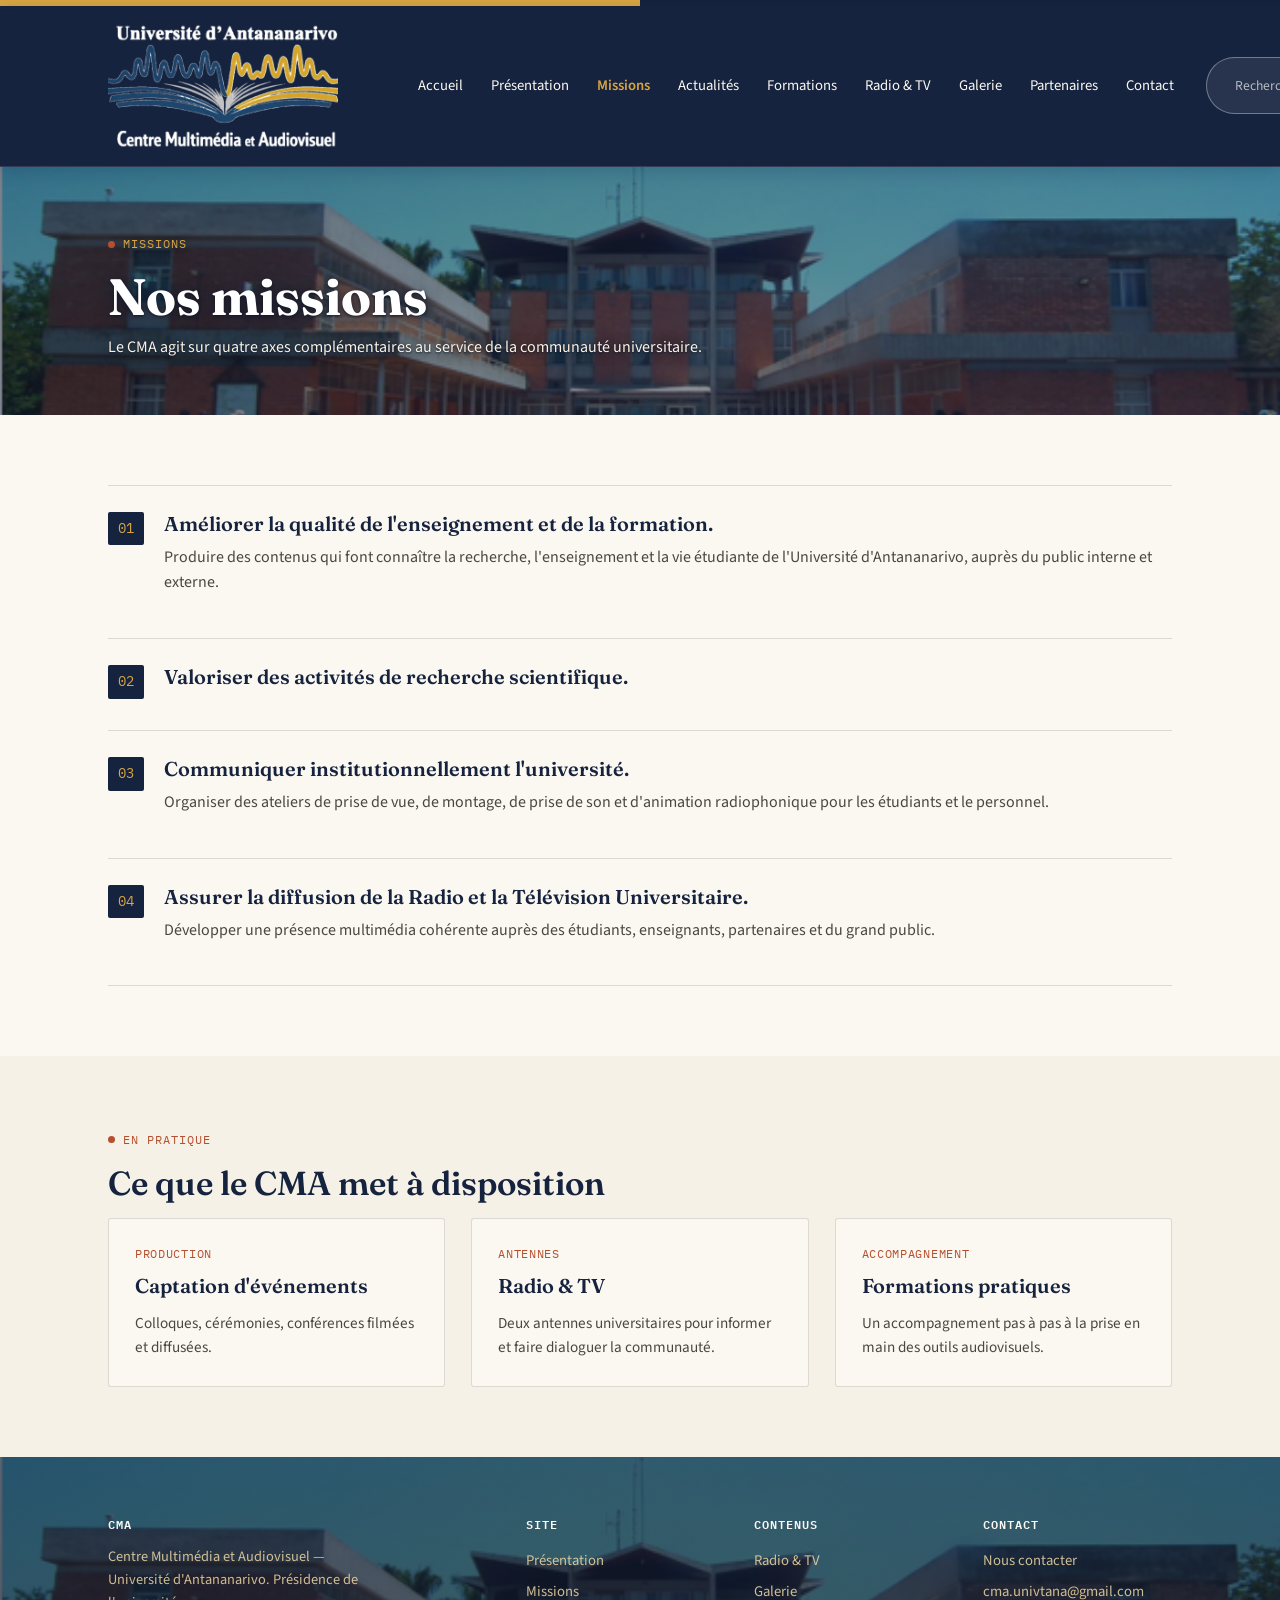
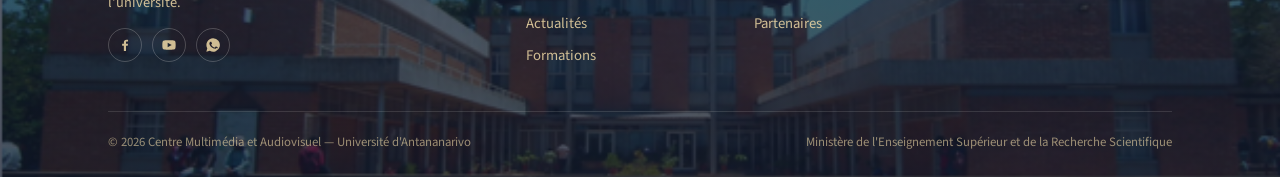
<file: missions.html>
<!DOCTYPE html>
<html lang="fr">
<head>
<meta charset="UTF-8">
<meta name="viewport" content="width=device-width, initial-scale=1.0">
<title>Nos missions | CMA — Université d'Antananarivo</title>
<link rel="icon" href="assets/logo/logo-cma-header.png" type="image/png">
<link rel="stylesheet" href="styles.css">
</head>
<body>
<a href="#main" class="skip-link">Aller au contenu principal</a>
<div class="top-strip"></div>

<header class="site-header">
  <div class="header-inner">
    <div class="brand-group">
      <a href="index.html" class="brand">
        <img src="assets/logo/logo-cma-header.png" alt="Université d'Antananarivo — Centre Multimédia et Audiovisuel" class="brand-logo">
      </a>
    </div>
    <button class="nav-toggle" aria-label="Ouvrir le menu" aria-expanded="false"><span></span></button>
    <nav class="main-nav" aria-label="Navigation principale">
      <a href="index.html">Accueil</a>
      <a href="presentation.html">Présentation</a>
      <a href="missions.html" class="current">Missions</a>
      <a href="actualites.html">Actualités</a>
      <a href="formations.html">Formations</a>
      <a href="radio-tv.html">Radio &amp; TV</a>
      <a href="galerie.html">Galerie</a>
      <a href="partenaires.html">Partenaires</a>
      <a href="contact.html">Contact</a>
    </nav>
    <div class="header-actions">
      <form class="search-box" id="site-search-form" role="search">
        <input type="text" id="site-search" placeholder="Rechercher…" autocomplete="off">
        <button type="submit" aria-label="Lancer la recherche"><svg viewBox="0 0 24 24" fill="none" width="14" height="14"><circle cx="10.5" cy="10.5" r="6.5" stroke="white" stroke-width="2"/><line x1="15.3" y1="15.3" x2="20" y2="20" stroke="white" stroke-width="2" stroke-linecap="round"/></svg></button>
      </form>
    </div>
    <div id="search-results"></div>
  </div>
</header>

<main id="main">

  <section class="page-hero">
    <div class="container">
      <span class="eyebrow">Missions</span>
      <h1>Nos missions</h1>
      <p>Le CMA agit sur quatre axes complémentaires au service de la communauté universitaire.</p>
    </div>
  </section>

  <section>
    <div class="container">
      <div class="mission-item">
        <span class="mission-tc">01</span>
        <div>
          <h3>Améliorer la qualité de l'enseignement et de la formation.</h3>
          <p>Produire des contenus qui font connaître la recherche, l'enseignement et la vie étudiante de l'Université d'Antananarivo, auprès du public interne et externe.</p>
        </div>
      </div>
      <div class="mission-item">
        <span class="mission-tc">02</span>
        <div>
          <h3>Valoriser des activités de recherche scientifique.</h3>
          <p></p>
        </div>
      </div>
      <div class="mission-item">
        <span class="mission-tc">03</span>
        <div>
          <h3>Communiquer institutionnellement l'université.</h3>
          <p>Organiser des ateliers de prise de vue, de montage, de prise de son et d'animation radiophonique pour les étudiants et le personnel.</p>
        </div>
      </div>
      <div class="mission-item">
        <span class="mission-tc">04</span>
        <div>
          <h3>Assurer la diffusion de la Radio et la Télévision Universitaire.</h3>
          <p>Développer une présence multimédia cohérente auprès des étudiants, enseignants, partenaires et du grand public.</p>
        </div>
      </div>
    </div>
  </section>

  <section class="alt">
    <div class="container">
      <span class="eyebrow">En pratique</span>
      <h2>Ce que le CMA met à disposition</h2>
      <div class="grid grid-3" style="margin-top:10px;">
        <div class="card"><span class="tc">PRODUCTION</span><h3>Captation d'événements</h3><p>Colloques, cérémonies, conférences filmées et diffusées.</p></div>
        <div class="card"><span class="tc">ANTENNES</span><h3>Radio &amp; TV</h3><p>Deux antennes universitaires pour informer et faire dialoguer la communauté.</p></div>
        <div class="card"><span class="tc">ACCOMPAGNEMENT</span><h3>Formations pratiques</h3><p>Un accompagnement pas à pas à la prise en main des outils audiovisuels.</p></div>
      </div>
    </div>
  </section>

</main>

<footer class="site-footer">
  <div class="container">
    <div class="footer-grid">
      <div>
        <h4>CMA</h4>
        <p style="color: var(--gold-soft); opacity:0.85; font-size:0.9rem; max-width:280px;">Centre Multimédia et Audiovisuel — Université d'Antananarivo. Présidence de l'université.</p>
        <div class="social-row" style="margin-top:14px;">
          <a href="https://www.facebook.com/profile.php?id=61587977565818" target="_blank" rel="noopener" aria-label="Facebook" title="Facebook"><svg viewBox="0 0 24 24" width="16" height="16" fill="currentColor"><path d="M13.5 21v-7.8h2.6l.4-3h-3v-1.9c0-.9.3-1.5 1.5-1.5h1.6V4.1C15.9 4 15 4 14 4c-2.2 0-3.7 1.3-3.7 3.8v2.4H7.7v3h2.6V21h3.2z"/></svg></a>
          <a href="https://www.youtube.com/@CMAUnivAntananarivo" target="_blank" rel="noopener" aria-label="YouTube" title="YouTube"><svg viewBox="0 0 24 24" width="16" height="16" fill="currentColor"><path d="M21.6 7.2c-.2-1-1-1.7-2-1.9C17.9 5 12 5 12 5s-5.9 0-7.6.3c-1 .2-1.8.9-2 1.9C2 9 2 12 2 12s0 3 .4 4.8c.2 1 1 1.7 2 1.9C6.1 19 12 19 12 19s5.9 0 7.6-.3c1-.2 1.8-.9 2-1.9.4-1.8.4-4.8.4-4.8s0-3-.4-4.8zM10 15.5v-7l6 3.5-6 3.5z"/></svg></a>
          <a href="https://wa.me/261342315042" target="_blank" rel="noopener" aria-label="WhatsApp" title="WhatsApp"><svg viewBox="0 0 24 24" width="16" height="16" fill="currentColor"><path d="M12 2a10 10 0 0 0-8.6 15L2 22l5.2-1.4A10 10 0 1 0 12 2zm5.8 14.2c-.2.6-1.4 1.2-2 1.3-.5.1-1.1.1-1.8-.1-.4-.1-.9-.3-1.6-.6-2.8-1.2-4.6-4-4.7-4.2-.1-.2-1.1-1.5-1.1-2.9s.7-2 1-2.3c.3-.3.6-.4.8-.4h.6c.2 0 .4 0 .6.5.2.6.7 1.9.8 2 .1.2.1.3 0 .5-.1.2-.2.3-.4.5-.2.2-.4.4-.5.6-.2.2-.4.4-.2.7.2.3.9 1.5 2 2.4 1.3 1.1 2.4 1.5 2.8 1.6.3.1.5.1.7-.1.2-.2.8-.9 1-1.2.2-.3.4-.3.7-.2.3.1 1.7.8 2 1 .3.1.5.2.6.3.1.2.1.9-.1 1.5z"/></svg></a>
        </div>
      </div>
      <div>
        <h4>Site</h4>
        <a href="presentation.html">Présentation</a>
        <a href="missions.html">Missions</a>
        <a href="actualites.html">Actualités</a>
        <a href="formations.html">Formations</a>
      </div>
      <div>
        <h4>Contenus</h4>
        <a href="radio-tv.html">Radio &amp; TV</a>
        <a href="galerie.html">Galerie</a>
        <a href="partenaires.html">Partenaires</a>
      </div>
      <div>
        <h4>Contact</h4>
        <a href="contact.html">Nous contacter</a>
        <a href="mailto:cma.univtana@gmail.com">cma.univtana@gmail.com</a>
      </div>
    </div>
    <div class="footer-bottom">
      <span>© 2026 Centre Multimédia et Audiovisuel — Université d'Antananarivo</span>
      <span>Ministère de l'Enseignement Supérieur et de la Recherche Scientifique</span>
    </div>
  </div>
</footer>

<div class="lightbox" id="lightbox">
  <button class="lightbox-close" aria-label="Fermer">×</button>
  <div class="lightbox-box">
    <h3 id="lightbox-title"></h3>
    <p id="lightbox-caption" style="color: var(--gold-soft);"></p>
  </div>
</div>

<script src="script.js"></script>
</body>
</html>
</file>
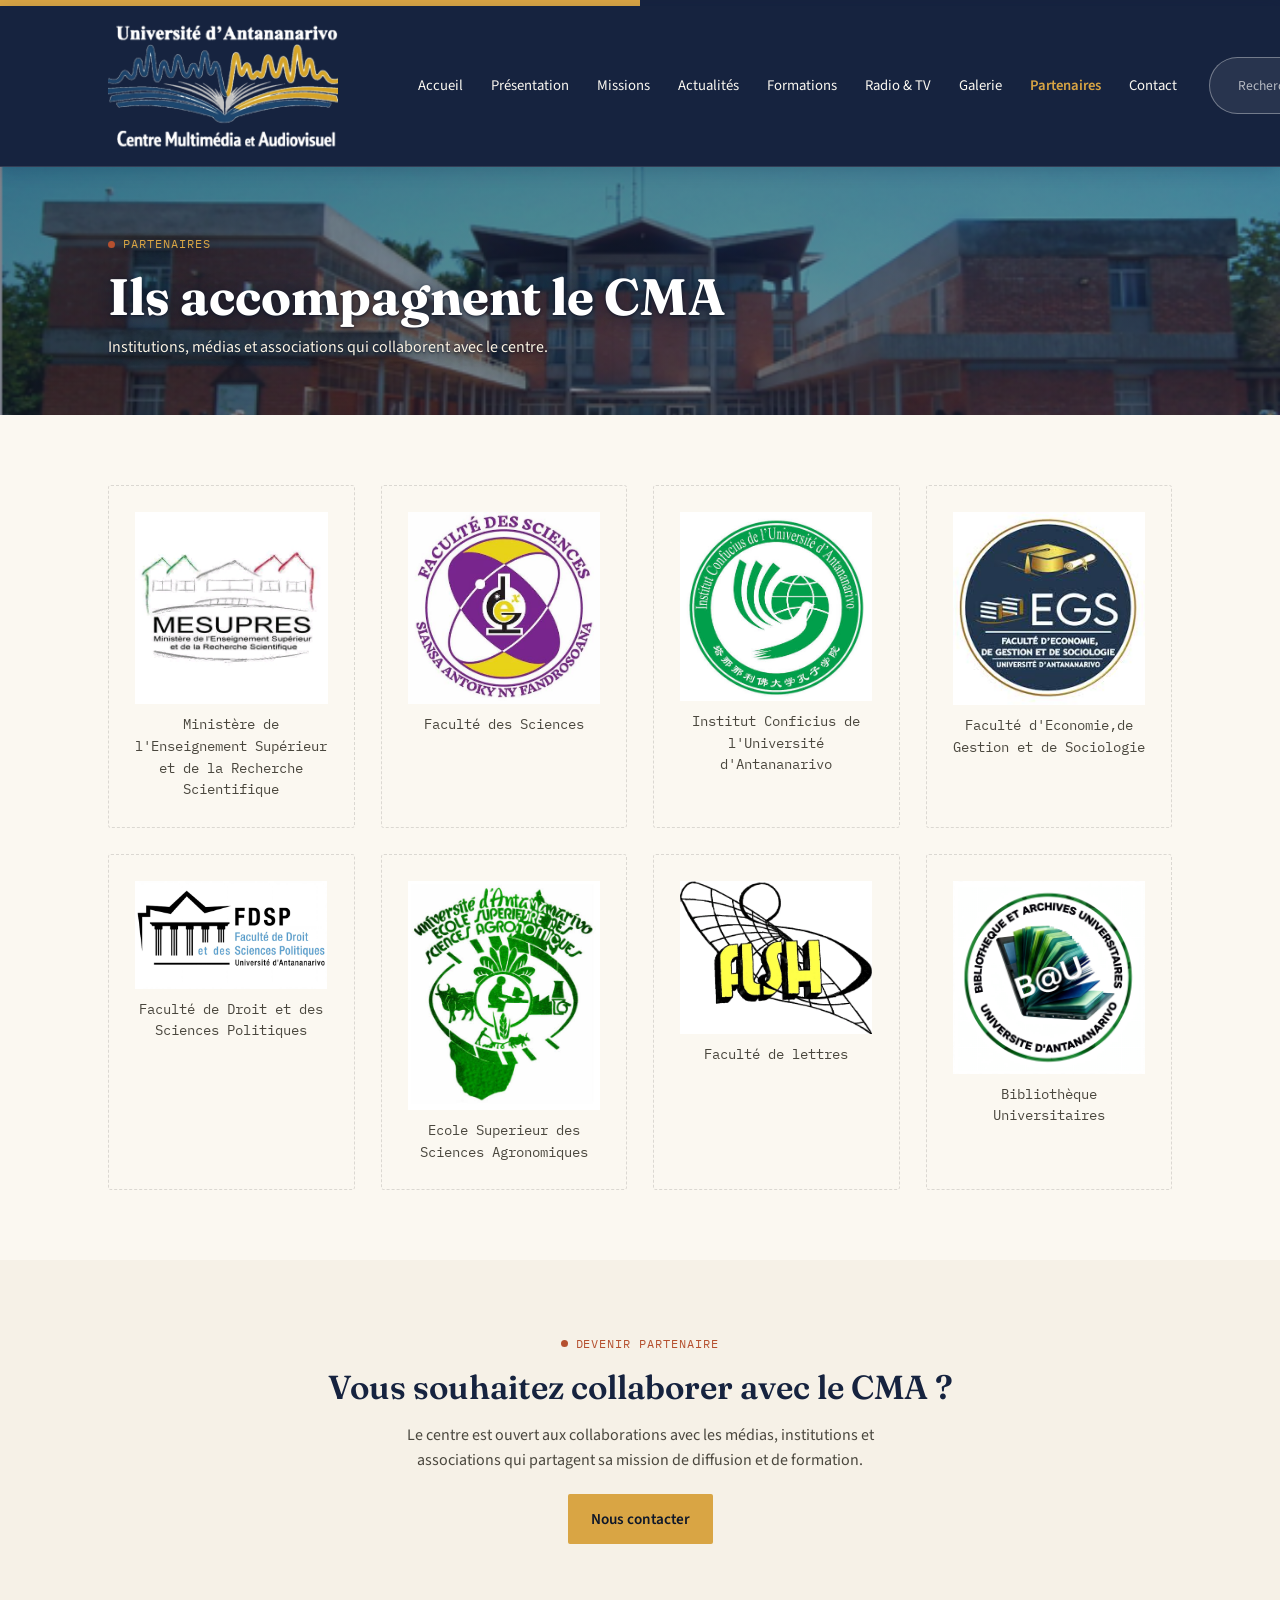
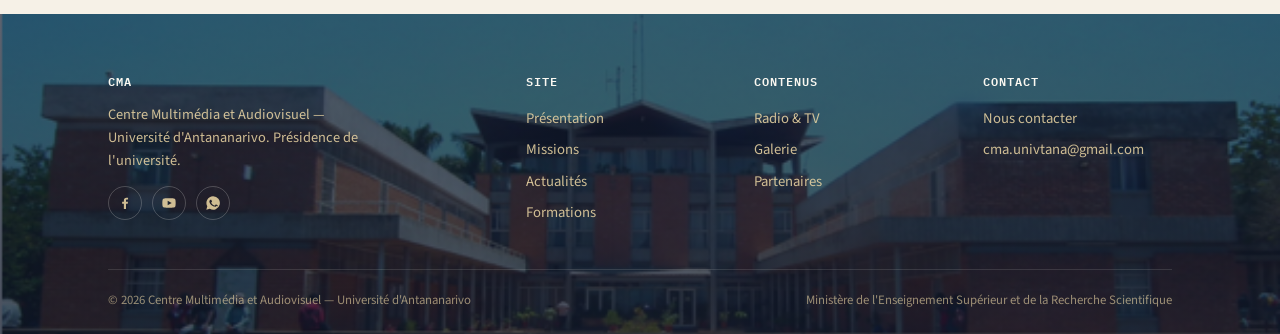
<file: partenaires.html>
<!DOCTYPE html>
<html lang="fr">
<head>
<meta charset="UTF-8">
<meta name="viewport" content="width=device-width, initial-scale=1.0">
<title>Partenaires | CMA — Université d'Antananarivo</title>
<link rel="icon" href="assets/logo/logo-cma-header.png" type="image/png">
<link rel="stylesheet" href="styles.css">
</head>
<body>
<a href="#main" class="skip-link">Aller au contenu principal</a>
<div class="top-strip"></div>

<header class="site-header">
  <div class="header-inner">
    <div class="brand-group">
      <a href="index.html" class="brand">
        <img src="assets/logo/logo-cma-header.png" alt="Université d'Antananarivo — Centre Multimédia et Audiovisuel" class="brand-logo">
      </a>
    </div>
    <button class="nav-toggle" aria-label="Ouvrir le menu" aria-expanded="false"><span></span></button>
    <nav class="main-nav" aria-label="Navigation principale">
      <a href="index.html">Accueil</a>
      <a href="presentation.html">Présentation</a>
      <a href="missions.html">Missions</a>
      <a href="actualites.html">Actualités</a>
      <a href="formations.html">Formations</a>
      <a href="radio-tv.html">Radio &amp; TV</a>
      <a href="galerie.html">Galerie</a>
      <a href="partenaires.html" class="current">Partenaires</a>
      <a href="contact.html">Contact</a>
    </nav>
    <div class="header-actions">
      <form class="search-box" id="site-search-form" role="search">
        <input type="text" id="site-search" placeholder="Rechercher…" autocomplete="off">
        <button type="submit" aria-label="Lancer la recherche"><svg viewBox="0 0 24 24" fill="none" width="14" height="14"><circle cx="10.5" cy="10.5" r="6.5" stroke="white" stroke-width="2"/><line x1="15.3" y1="15.3" x2="20" y2="20" stroke="white" stroke-width="2" stroke-linecap="round"/></svg></button>
      </form>
    </div>
    <div id="search-results"></div>
  </div>
</header>

<main id="main">

  <section class="page-hero">
    <div class="container">
      <span class="eyebrow">Partenaires</span>
      <h1>Ils accompagnent le CMA</h1>
      <p>Institutions, médias et associations qui collaborent avec le centre.</p>
    </div>
  </section>

  <section>
   <div class="container">
      <div class="grid grid-4">
        <div class="partner-tile">
          <img class="partner-logo" src="assets/partners/mesupres.jpg" alt="Mesupres">
          <span>Ministère de l'Enseignement Supérieur et de la Recherche Scientifique</span>
        </div>
        <div class="partner-tile">
          <img class="partner-logo" src="assets/partners/fac_sciences.jpeg" alt="Faculté des sciences">
          <span>Faculté des Sciences</span>
        </div>
        <div class="partner-tile">
          <img class="partner-logo" src="assets/partners/conficius.jpeg" alt="Institut Conficius de l'Université d'Antananarivo">
          <span>Institut Conficius de l'Université d'Antananarivo</span>
        </div>
        <div class="partner-tile">
          <img class="partner-logo" src="assets/partners/egs.jpeg" alt="Faculté d'Economie,de gestion et de sociologie">
          <span>Faculté d'Economie,de Gestion et de Sociologie</span>
        </div>
        <div class="partner-tile">
          <img class="partner-logo" src="assets/partners/fdsp.png" alt="Faculté de Droit et des Sciences Politiques">
          <span>Faculté de Droit et des Sciences Politiques</span>
        </div>
        <div class="partner-tile">
          <img class="partner-logo" src="assets/partners/agronomie.jpeg" alt="Faculté des Sciences">
          <span>Ecole Superieur des Sciences Agronomiques</span>
        </div>
        <div class="partner-tile">
          <img class="partner-logo" src="assets/partners/lettre.jpg" alt="Faculté de lettres">
          <span>Faculté de lettres</span>
        </div>
        <div class="partner-tile">
          <img class="partner-logo" src="assets/partners/bibliothèque.jpg" alt="Bibliothèque Universitaires">
          <span>Bibliothèque Universitaires</span>
        </div>
      </div>
  </section>

  <section class="alt">
    <div class="container" style="text-align:center;">
      <span class="eyebrow" style="justify-content:center;">Devenir partenaire</span>
      <h2>Vous souhaitez collaborer avec le CMA ?</h2>
      <p style="max-width:520px; margin:0 auto 20px;">Le centre est ouvert aux collaborations avec les médias, institutions et associations qui partagent sa mission de diffusion et de formation.</p>
      <a href="contact.html" class="btn btn-primary" style="color:var(--navy-deep);">Nous contacter</a>
    </div>
  </section>

</main>

<footer class="site-footer">
  <div class="container">
    <div class="footer-grid">
      <div>
        <h4>CMA</h4>
        <p style="color: var(--gold-soft); opacity:0.85; font-size:0.9rem; max-width:280px;">Centre Multimédia et Audiovisuel — Université d'Antananarivo. Présidence de l'université.</p>
        <div class="social-row" style="margin-top:14px;">
          <a href="https://www.facebook.com/profile.php?id=61587977565818" target="_blank" rel="noopener" aria-label="Facebook" title="Facebook"><svg viewBox="0 0 24 24" width="16" height="16" fill="currentColor"><path d="M13.5 21v-7.8h2.6l.4-3h-3v-1.9c0-.9.3-1.5 1.5-1.5h1.6V4.1C15.9 4 15 4 14 4c-2.2 0-3.7 1.3-3.7 3.8v2.4H7.7v3h2.6V21h3.2z"/></svg></a>
          <a href="https://www.youtube.com/@CMAUnivAntananarivo" target="_blank" rel="noopener" aria-label="YouTube" title="YouTube"><svg viewBox="0 0 24 24" width="16" height="16" fill="currentColor"><path d="M21.6 7.2c-.2-1-1-1.7-2-1.9C17.9 5 12 5 12 5s-5.9 0-7.6.3c-1 .2-1.8.9-2 1.9C2 9 2 12 2 12s0 3 .4 4.8c.2 1 1 1.7 2 1.9C6.1 19 12 19 12 19s5.9 0 7.6-.3c1-.2 1.8-.9 2-1.9.4-1.8.4-4.8.4-4.8s0-3-.4-4.8zM10 15.5v-7l6 3.5-6 3.5z"/></svg></a>
          <a href="https://wa.me/261342315042" target="_blank" rel="noopener" aria-label="WhatsApp" title="WhatsApp"><svg viewBox="0 0 24 24" width="16" height="16" fill="currentColor"><path d="M12 2a10 10 0 0 0-8.6 15L2 22l5.2-1.4A10 10 0 1 0 12 2zm5.8 14.2c-.2.6-1.4 1.2-2 1.3-.5.1-1.1.1-1.8-.1-.4-.1-.9-.3-1.6-.6-2.8-1.2-4.6-4-4.7-4.2-.1-.2-1.1-1.5-1.1-2.9s.7-2 1-2.3c.3-.3.6-.4.8-.4h.6c.2 0 .4 0 .6.5.2.6.7 1.9.8 2 .1.2.1.3 0 .5-.1.2-.2.3-.4.5-.2.2-.4.4-.5.6-.2.2-.4.4-.2.7.2.3.9 1.5 2 2.4 1.3 1.1 2.4 1.5 2.8 1.6.3.1.5.1.7-.1.2-.2.8-.9 1-1.2.2-.3.4-.3.7-.2.3.1 1.7.8 2 1 .3.1.5.2.6.3.1.2.1.9-.1 1.5z"/></svg></a>
        </div>
      </div>
      <div>
        <h4>Site</h4>
        <a href="presentation.html">Présentation</a>
        <a href="missions.html">Missions</a>
        <a href="actualites.html">Actualités</a>
        <a href="formations.html">Formations</a>
      </div>
      <div>
        <h4>Contenus</h4>
        <a href="radio-tv.html">Radio &amp; TV</a>
        <a href="galerie.html">Galerie</a>
        <a href="partenaires.html">Partenaires</a>
      </div>
      <div>
        <h4>Contact</h4>
        <a href="contact.html">Nous contacter</a>
        <a href="mailto:cma.univtana@gmail.com">cma.univtana@gmail.com</a>
      </div>
    </div>
    <div class="footer-bottom">
      <span>© 2026 Centre Multimédia et Audiovisuel — Université d'Antananarivo</span>
      <span>Ministère de l'Enseignement Supérieur et de la Recherche Scientifique</span>
    </div>
  </div>
</footer>

<div class="lightbox" id="lightbox">
  <button class="lightbox-close" aria-label="Fermer">×</button>
  <div class="lightbox-box">
    <h3 id="lightbox-title"></h3>
    <p id="lightbox-caption" style="color: var(--gold-soft);"></p>
  </div>
</div>

<script src="script.js"></script>
</body>
</html>
</file>
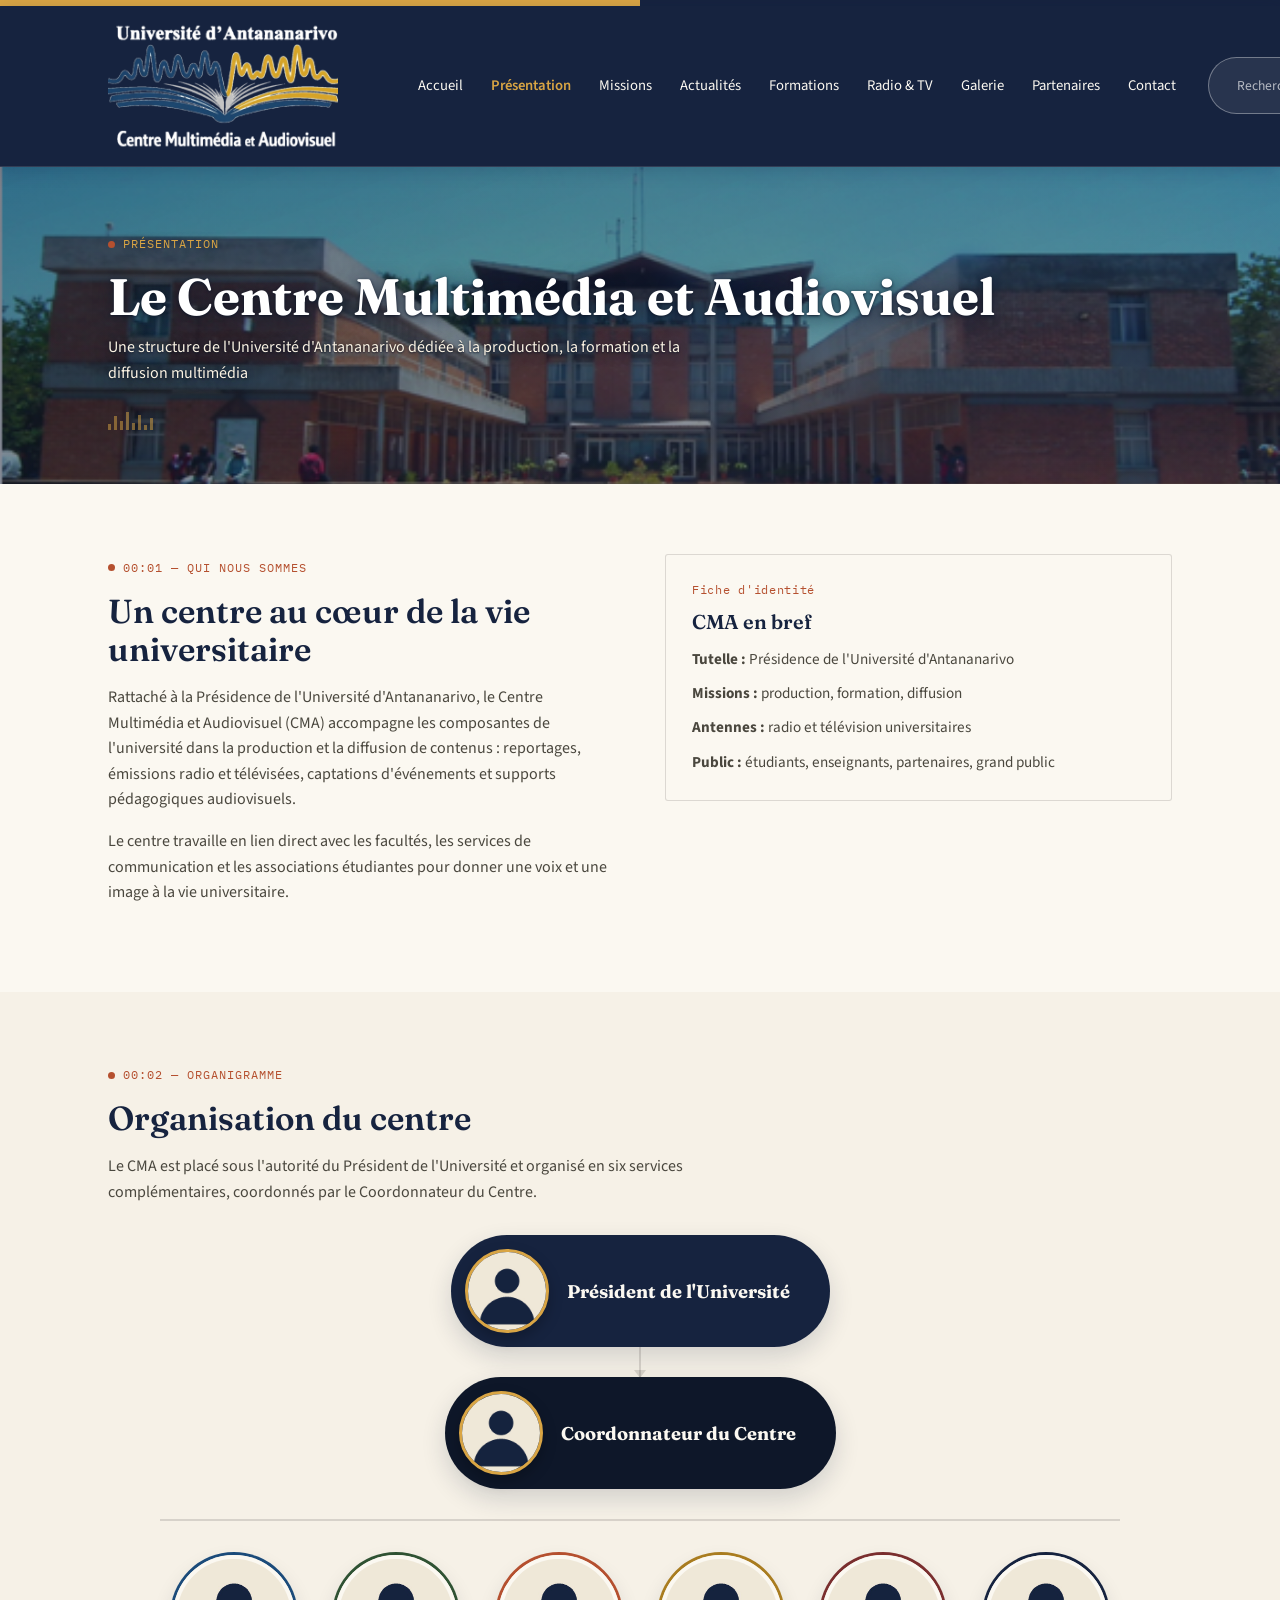
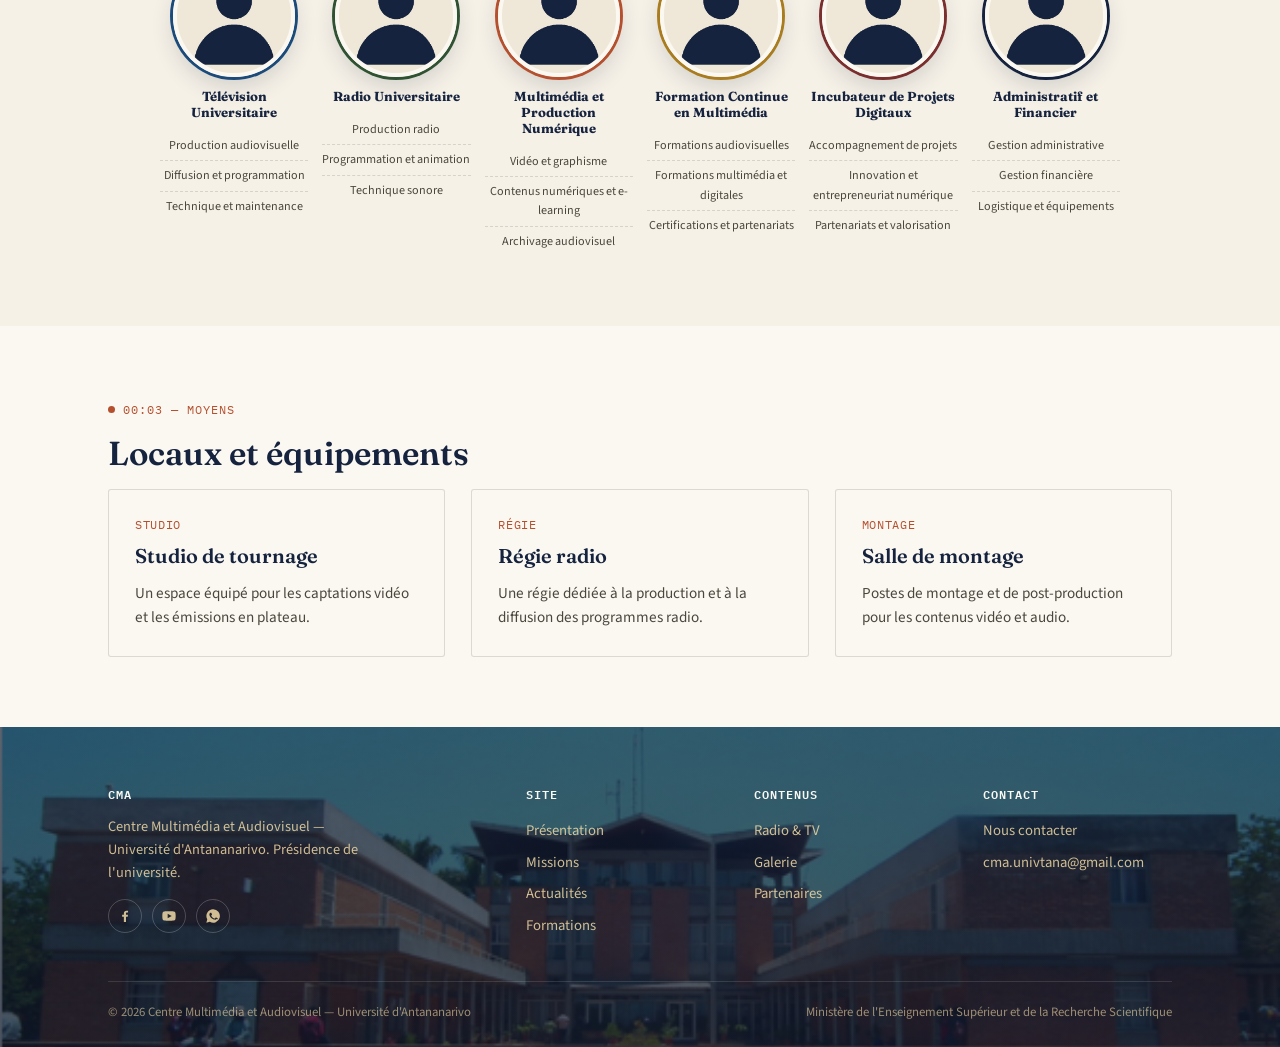
<file: presentation.html>
<!DOCTYPE html>
<html lang="fr">
<head>
<meta charset="UTF-8">
<meta name="viewport" content="width=device-width, initial-scale=1.0">
<title>Présentation | CMA — Université d'Antananarivo</title>
<link rel="icon" href="assets/logo-cma.png" type="image/png">
<link rel="stylesheet" href="styles.css">
</head>
<body>
<a href="#main" class="skip-link">Aller au contenu principal</a>
<div class="top-strip"></div>

<header class="site-header">
  <div class="header-inner">
    <div class="brand-group">
      <a href="index.html" class="brand">
        <img src="assets/logo/logo-cma-header.png" alt="Université d'Antananarivo — Centre Multimédia et Audiovisuel" class="brand-logo">
      </a>
    </div>
    <button class="nav-toggle" aria-label="Ouvrir le menu" aria-expanded="false"><span></span></button>
    <nav class="main-nav" aria-label="Navigation principale">
      <a href="index.html">Accueil</a>
      <a href="presentation.html" class="current">Présentation</a>
      <a href="missions.html">Missions</a>
      <a href="actualites.html">Actualités</a>
      <a href="formations.html">Formations</a>
      <a href="radio-tv.html">Radio &amp; TV</a>
      <a href="galerie.html">Galerie</a>
      <a href="partenaires.html">Partenaires</a>
      <a href="contact.html">Contact</a>
    </nav>
    <div class="header-actions">
      <form class="search-box" id="site-search-form" role="search">
        <input type="text" id="site-search" placeholder="Rechercher…" autocomplete="off">
        <button type="submit" aria-label="Lancer la recherche"><svg viewBox="0 0 24 24" fill="none" width="14" height="14"><circle cx="10.5" cy="10.5" r="6.5" stroke="white" stroke-width="2"/><line x1="15.3" y1="15.3" x2="20" y2="20" stroke="white" stroke-width="2" stroke-linecap="round"/></svg></button>
      </form>
    </div>
    <div id="search-results"></div>
  </div>
</header>

<main id="main">

  <section class="page-hero">
    <div class="container">
      <span class="eyebrow">Présentation</span>
      <h1>Le Centre Multimédia et Audiovisuel</h1>
      <p>Une structure de l'Université d'Antananarivo dédiée à la production, la formation et la diffusion multimédia</p>
      <div class="waveform-divider" aria-hidden="true">
        <span style="height:6px"></span><span style="height:14px"></span><span style="height:9px"></span><span style="height:18px"></span><span style="height:7px"></span><span style="height:15px"></span><span style="height:5px"></span><span style="height:12px"></span>
      </div>
    </div>
  </section>

  <section>
    <div class="container grid grid-2" style="gap:50px; align-items:flex-start;">
      <div>
        <span class="eyebrow">00:01 — Qui nous sommes</span>
        <h2>Un centre au cœur de la vie universitaire</h2>
        <p>Rattaché à la Présidence de l'Université d'Antananarivo, le Centre Multimédia et Audiovisuel (CMA) accompagne les composantes de l'université dans la production et la diffusion de contenus : reportages, émissions radio et télévisées, captations d'événements et supports pédagogiques audiovisuels.</p>
        <p>Le centre travaille en lien direct avec les facultés, les services de communication et les associations étudiantes pour donner une voix et une image à la vie universitaire.</p>
      </div>
      <div class="card">
        <span class="tc">Fiche d'identité</span>
        <h3>CMA en bref</h3>
        <p><strong>Tutelle :</strong> Présidence de l'Université d'Antananarivo</p>
        <p><strong>Missions :</strong> production, formation, diffusion</p>
        <p><strong>Antennes :</strong> radio et télévision universitaires</p>
        <p><strong>Public :</strong> étudiants, enseignants, partenaires, grand public</p>
      </div>
    </div>
  </section>

  <section class="alt">
    <div class="container">
      <span class="eyebrow">00:02 — Organigramme</span>
      <h2>Organisation du centre</h2>
      <p style="max-width:620px;">Le CMA est placé sous l'autorité du Président de l'Université et organisé en six services complémentaires, coordonnés par le Coordonnateur du Centre.</p>

      <div class="org-chart-full">
        <div class="org-exec-node">
          <img class="org-exec-photo" src="assets/team/president.jpg" alt="Président de l'Université">
          Président de l'Université
        </div>
        <div class="org-arrow-down"></div>
        <div class="org-exec-node deep">
          <img class="org-exec-photo" src="assets/team/coordonnateur.jpg" alt="Coordonnateur du Centre">
          Coordonnateur du Centre
        </div>

        <div class="org-bracket"></div>

        <div class="org-services-grid">

          <div class="org-service-node">
            <div class="org-circle-ring c-tv">
              <img class="org-circle-photo" src="assets/team/tv.jpg" alt="Responsable Télévision Universitaire">
            </div>
            <div class="org-service-name">Télévision Universitaire</div>
            <ul class="org-service-list">
              <li>Production audiovisuelle</li>
              <li>Diffusion et programmation</li>
              <li>Technique et maintenance</li>
            </ul>
          </div>

          <div class="org-service-node">
            <div class="org-circle-ring c-radio">
              <img class="org-circle-photo" src="assets/team/radio.jpg" alt="Responsable Radio Universitaire">
            </div>
            <div class="org-service-name">Radio Universitaire</div>
            <ul class="org-service-list">
              <li>Production radio</li>
              <li>Programmation et animation</li>
              <li>Technique sonore</li>
            </ul>
          </div>

          <div class="org-service-node">
            <div class="org-circle-ring c-multimedia">
              <img class="org-circle-photo" src="assets/team/multimedia.jpg" alt="Responsable Multimédia et Production Numérique">
            </div>
            <div class="org-service-name">Multimédia et Production Numérique</div>
            <ul class="org-service-list">
              <li>Vidéo et graphisme</li>
              <li>Contenus numériques et e-learning</li>
              <li>Archivage audiovisuel</li>
            </ul>
          </div>

          <div class="org-service-node">
            <div class="org-circle-ring c-formation">
              <img class="org-circle-photo" src="assets/team/formation.jpg" alt="Responsable Formation Continue en Multimédia">
            </div>
            <div class="org-service-name">Formation Continue en Multimédia</div>
            <ul class="org-service-list">
              <li>Formations audiovisuelles</li>
              <li>Formations multimédia et digitales</li>
              <li>Certifications et partenariats</li>
            </ul>
          </div>

          <div class="org-service-node">
            <div class="org-circle-ring c-incubator">
              <img class="org-circle-photo" src="assets/team/incubateur.jpg" alt="Responsable Incubateur de Projets Digitaux">
            </div>
            <div class="org-service-name">Incubateur de Projets Digitaux</div>
            <ul class="org-service-list">
              <li>Accompagnement de projets</li>
              <li>Innovation et entrepreneuriat numérique</li>
              <li>Partenariats et valorisation</li>
            </ul>
          </div>

          <div class="org-service-node">
            <div class="org-circle-ring c-admin">
              <img class="org-circle-photo" src="assets/team/admin.jpg" alt="Responsable Administratif et Financier">
            </div>
            <div class="org-service-name">Administratif et Financier</div>
            <ul class="org-service-list">
              <li>Gestion administrative</li>
              <li>Gestion financière</li>
              <li>Logistique et équipements</li>
            </ul>
          </div>

        </div>
      </div>
    </div>
  </section>



  <section>
    <div class="container">
      <span class="eyebrow">00:03 — Moyens</span>
      <h2>Locaux et équipements</h2>
      <div class="grid grid-3" style="margin-top:10px;">
        <div class="card"><span class="tc">STUDIO</span><h3>Studio de tournage</h3><p>Un espace équipé pour les captations vidéo et les émissions en plateau.</p></div>
        <div class="card"><span class="tc">RÉGIE</span><h3>Régie radio</h3><p>Une régie dédiée à la production et à la diffusion des programmes radio.</p></div>
        <div class="card"><span class="tc">MONTAGE</span><h3>Salle de montage</h3><p>Postes de montage et de post-production pour les contenus vidéo et audio.</p></div>
      </div>
    </div>
  </section>

</main>

<footer class="site-footer">
  <div class="container">
    <div class="footer-grid">
      <div>
        <h4>CMA</h4>
        <p style="color: var(--gold-soft); opacity:0.85; font-size:0.9rem; max-width:280px;">Centre Multimédia et Audiovisuel — Université d'Antananarivo. Présidence de l'université.</p>
        <div class="social-row" style="margin-top:14px;">
          <a href="https://www.facebook.com/profile.php?id=61587977565818             " target="_blank" rel="noopener" aria-label="Facebook" title="Facebook"><svg viewBox="0 0 24 24" width="16" height="16" fill="currentColor"><path d="M13.5 21v-7.8h2.6l.4-3h-3v-1.9c0-.9.3-1.5 1.5-1.5h1.6V4.1C15.9 4 15 4 14 4c-2.2 0-3.7 1.3-3.7 3.8v2.4H7.7v3h2.6V21h3.2z"/></svg></a>
          <a href="https://www.youtube.com/@CMAUnivAntananarivo" target="_blank" rel="noopener" aria-label="YouTube" title="YouTube"><svg viewBox="0 0 24 24" width="16" height="16" fill="currentColor"><path d="M21.6 7.2c-.2-1-1-1.7-2-1.9C17.9 5 12 5 12 5s-5.9 0-7.6.3c-1 .2-1.8.9-2 1.9C2 9 2 12 2 12s0 3 .4 4.8c.2 1 1 1.7 2 1.9C6.1 19 12 19 12 19s5.9 0 7.6-.3c1-.2 1.8-.9 2-1.9.4-1.8.4-4.8.4-4.8s0-3-.4-4.8zM10 15.5v-7l6 3.5-6 3.5z"/></svg></a>
          <a href="https://wa.me/261342315042" target="_blank" rel="noopener" aria-label="WhatsApp" title="WhatsApp"><svg viewBox="0 0 24 24" width="16" height="16" fill="currentColor"><path d="M12 2a10 10 0 0 0-8.6 15L2 22l5.2-1.4A10 10 0 1 0 12 2zm5.8 14.2c-.2.6-1.4 1.2-2 1.3-.5.1-1.1.1-1.8-.1-.4-.1-.9-.3-1.6-.6-2.8-1.2-4.6-4-4.7-4.2-.1-.2-1.1-1.5-1.1-2.9s.7-2 1-2.3c.3-.3.6-.4.8-.4h.6c.2 0 .4 0 .6.5.2.6.7 1.9.8 2 .1.2.1.3 0 .5-.1.2-.2.3-.4.5-.2.2-.4.4-.5.6-.2.2-.4.4-.2.7.2.3.9 1.5 2 2.4 1.3 1.1 2.4 1.5 2.8 1.6.3.1.5.1.7-.1.2-.2.8-.9 1-1.2.2-.3.4-.3.7-.2.3.1 1.7.8 2 1 .3.1.5.2.6.3.1.2.1.9-.1 1.5z"/></svg></a>
        </div> 
      </div>
      <div>
        <h4>Site</h4>
        <a href="presentation.html">Présentation</a>
        <a href="missions.html">Missions</a>
        <a href="actualites.html">Actualités</a>
        <a href="formations.html">Formations</a>
      </div>
      <div>
        <h4>Contenus</h4>
        <a href="radio-tv.html">Radio &amp; TV</a>
        <a href="galerie.html">Galerie</a>
        <a href="partenaires.html">Partenaires</a>
      </div>
      <div>
        <h4>Contact</h4>
        <a href="contact.html">Nous contacter</a>
        <a href="mailto:cma.univtana@gmail.com">cma.univtana@gmail.com</a>
      </div>
    </div>
    <div class="footer-bottom">
      <span>© 2026 Centre Multimédia et Audiovisuel — Université d'Antananarivo</span>
      <span>Ministère de l'Enseignement Supérieur et de la Recherche Scientifique</span>
    </div>
  </div>
</footer>

<div class="lightbox" id="lightbox">
  <button class="lightbox-close" aria-label="Fermer">×</button>
  <div class="lightbox-box">
    <h3 id="lightbox-title"></h3>
    <p id="lightbox-caption" style="color: var(--gold-soft);"></p>
  </div>
</div>

<script src="script.js"></script>
</body>
</html>
</file>
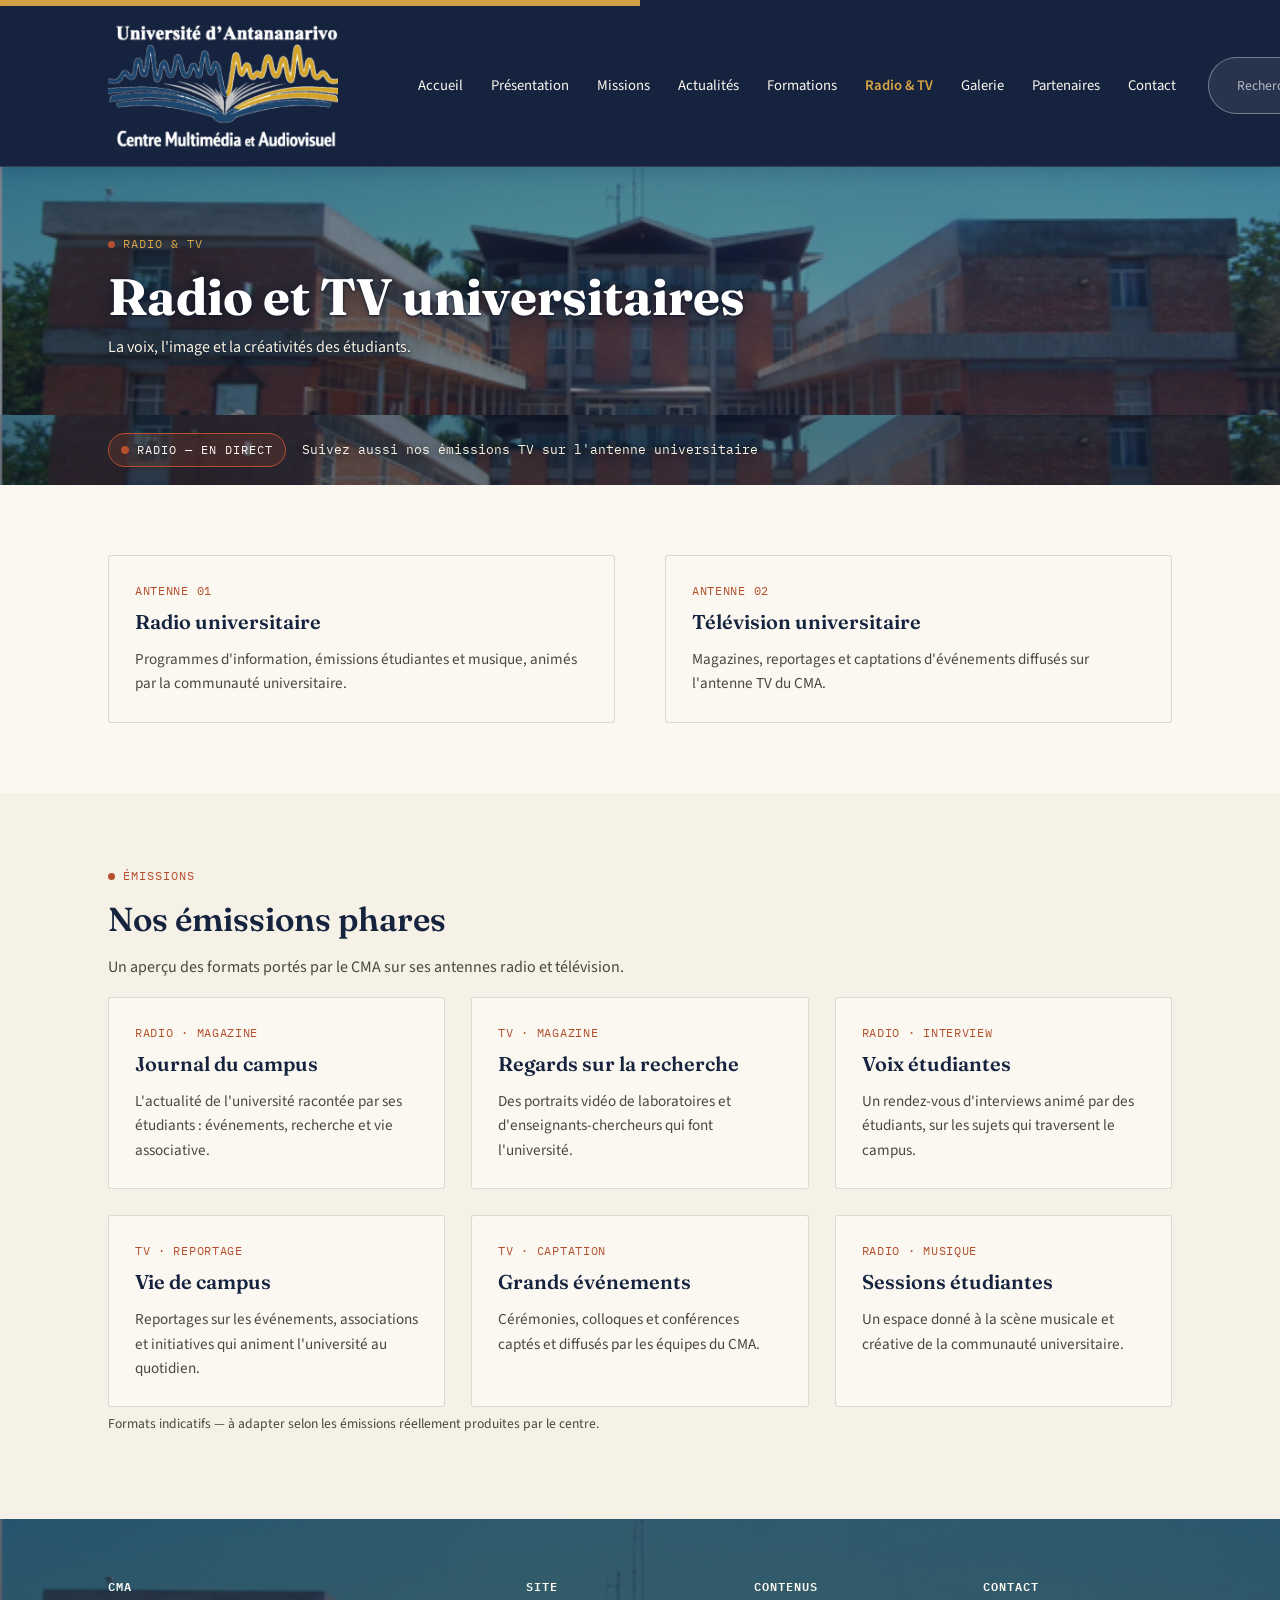
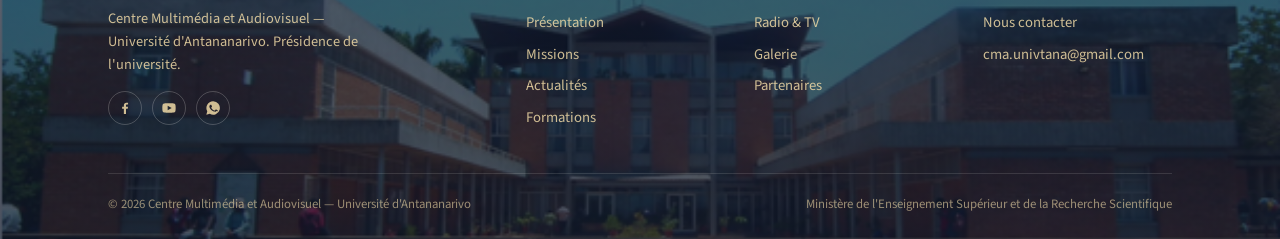
<file: radio-tv.html>
<!DOCTYPE html>
<html lang="fr">
<head>
<meta charset="UTF-8">
<meta name="viewport" content="width=device-width, initial-scale=1.0">
<title>Radio & TV | CMA — Université d'Antananarivo</title>
<link rel="icon" href="assets/logo/logo-cma-header.png" type="image/png">
<link rel="stylesheet" href="styles.css">
</head>
<body>
<a href="#main" class="skip-link">Aller au contenu principal</a>
<div class="top-strip"></div>

<header class="site-header">
  <div class="header-inner">
    <div class="brand-group">
      <a href="index.html" class="brand">
        <img src="assets/logo/logo-cma-header.png" alt="Université d'Antananarivo — Centre Multimédia et Audiovisuel" class="brand-logo">
      </a>
    </div>
    <button class="nav-toggle" aria-label="Ouvrir le menu" aria-expanded="false"><span></span></button>
    <nav class="main-nav" aria-label="Navigation principale">
      <a href="index.html">Accueil</a>
      <a href="presentation.html">Présentation</a>
      <a href="missions.html">Missions</a>
      <a href="actualites.html">Actualités</a>
      <a href="formations.html">Formations</a>
      <a href="radio-tv.html" class="current">Radio &amp; TV</a>
      <a href="galerie.html">Galerie</a>
      <a href="partenaires.html">Partenaires</a>
      <a href="contact.html">Contact</a>
    </nav>
    <div class="header-actions">
      <form class="search-box" id="site-search-form" role="search">
        <input type="text" id="site-search" placeholder="Rechercher…" autocomplete="off">
        <button type="submit" aria-label="Lancer la recherche"><svg viewBox="0 0 24 24" fill="none" width="14" height="14"><circle cx="10.5" cy="10.5" r="6.5" stroke="white" stroke-width="2"/><line x1="15.3" y1="15.3" x2="20" y2="20" stroke="white" stroke-width="2" stroke-linecap="round"/></svg></button>
      </form>
    </div>
    <div id="search-results"></div>
  </div>
</header>

<main id="main">

  <section class="page-hero">
    <div class="container">
      <span class="eyebrow">Radio &amp; TV</span>
      <h1>Radio et TV universitaires</h1>
      <p>La voix, l'image et la créativités des étudiants.</p>
    </div>
  </section>

  <div class="onair-strip">
    <div class="container onair-inner">
      <span class="tally"><span class="dot"></span> Radio — en direct</span>
      <span style="font-family: var(--font-mono); font-size:0.82rem; color: #FBF3E3; text-shadow: 0 1px 8px rgba(14,23,41,0.6);">Suivez aussi nos émissions TV sur l'antenne universitaire</span>
    </div>
  </div>

  <section>
    <div class="container grid grid-2" style="gap:50px; align-items:flex-start;">
      <div class="card">
        <span class="tc">ANTENNE 01</span>
        <h3>Radio universitaire</h3>
        <p>Programmes d'information, émissions étudiantes et musique, animés par la communauté universitaire.</p>
      </div>
      <div class="card">
        <span class="tc">ANTENNE 02</span>
        <h3>Télévision universitaire</h3>
        <p>Magazines, reportages et captations d'événements diffusés sur l'antenne TV du CMA.</p>
      </div>
    </div>
  </section>

  <section class="alt">
    <div class="container">
      <span class="eyebrow">Émissions</span>
      <h2>Nos émissions phares</h2>
      <p style="max-width:560px;">Un aperçu des formats portés par le CMA sur ses antennes radio et télévision.</p>
      <div class="grid grid-3" style="margin-top:10px;">
        <div class="card">
          <span class="tc">RADIO · MAGAZINE</span>
          <h3>Journal du campus</h3>
          <p>L'actualité de l'université racontée par ses étudiants : événements, recherche et vie associative.</p>
        </div>
        <div class="card">
          <span class="tc">TV · MAGAZINE</span>
          <h3>Regards sur la recherche</h3>
          <p>Des portraits vidéo de laboratoires et d'enseignants-chercheurs qui font l'université.</p>
        </div>
        <div class="card">
          <span class="tc">RADIO · INTERVIEW</span>
          <h3>Voix étudiantes</h3>
          <p>Un rendez-vous d'interviews animé par des étudiants, sur les sujets qui traversent le campus.</p>
        </div>
        <div class="card">
          <span class="tc">TV · REPORTAGE</span>
          <h3>Vie de campus</h3>
          <p>Reportages sur les événements, associations et initiatives qui animent l'université au quotidien.</p>
        </div>
        <div class="card">
          <span class="tc">TV · CAPTATION</span>
          <h3>Grands événements</h3>
          <p>Cérémonies, colloques et conférences captés et diffusés par les équipes du CMA.</p>
        </div>
        <div class="card">
          <span class="tc">RADIO · MUSIQUE</span>
          <h3>Sessions étudiantes</h3>
          <p>Un espace donné à la scène musicale et créative de la communauté universitaire.</p>
        </div>
      </div>
      <p class="form-note">Formats indicatifs — à adapter selon les émissions réellement produites par le centre.</p>
    </div>
  </section>

</main>

<footer class="site-footer">
  <div class="container">
    <div class="footer-grid">
      <div>
        <h4>CMA</h4>
        <p style="color: var(--gold-soft); opacity:0.85; font-size:0.9rem; max-width:280px;">Centre Multimédia et Audiovisuel — Université d'Antananarivo. Présidence de l'université.</p>
        <div class="social-row" style="margin-top:14px;">
          <a href="https://www.facebook.com/CMAUnivAntananarivo" target="_blank" rel="noopener" aria-label="Facebook" title="Facebook"><svg viewBox="0 0 24 24" width="16" height="16" fill="currentColor"><path d="M13.5 21v-7.8h2.6l.4-3h-3v-1.9c0-.9.3-1.5 1.5-1.5h1.6V4.1C15.9 4 15 4 14 4c-2.2 0-3.7 1.3-3.7 3.8v2.4H7.7v3h2.6V21h3.2z"/></svg></a>
          <a href="https://www.youtube.com/@CMAUnivAntananarivo" target="_blank" rel="noopener" aria-label="YouTube" title="YouTube"><svg viewBox="0 0 24 24" width="16" height="16" fill="currentColor"><path d="M21.6 7.2c-.2-1-1-1.7-2-1.9C17.9 5 12 5 12 5s-5.9 0-7.6.3c-1 .2-1.8.9-2 1.9C2 9 2 12 2 12s0 3 .4 4.8c.2 1 1 1.7 2 1.9C6.1 19 12 19 12 19s5.9 0 7.6-.3c1-.2 1.8-.9 2-1.9.4-1.8.4-4.8.4-4.8s0-3-.4-4.8zM10 15.5v-7l6 3.5-6 3.5z"/></svg></a>
          <a href="https://wa.me/261340000000" target="_blank" rel="noopener" aria-label="WhatsApp" title="WhatsApp"><svg viewBox="0 0 24 24" width="16" height="16" fill="currentColor"><path d="M12 2a10 10 0 0 0-8.6 15L2 22l5.2-1.4A10 10 0 1 0 12 2zm5.8 14.2c-.2.6-1.4 1.2-2 1.3-.5.1-1.1.1-1.8-.1-.4-.1-.9-.3-1.6-.6-2.8-1.2-4.6-4-4.7-4.2-.1-.2-1.1-1.5-1.1-2.9s.7-2 1-2.3c.3-.3.6-.4.8-.4h.6c.2 0 .4 0 .6.5.2.6.7 1.9.8 2 .1.2.1.3 0 .5-.1.2-.2.3-.4.5-.2.2-.4.4-.5.6-.2.2-.4.4-.2.7.2.3.9 1.5 2 2.4 1.3 1.1 2.4 1.5 2.8 1.6.3.1.5.1.7-.1.2-.2.8-.9 1-1.2.2-.3.4-.3.7-.2.3.1 1.7.8 2 1 .3.1.5.2.6.3.1.2.1.9-.1 1.5z"/></svg></a>
        </div>
      </div>
      <div>
        <h4>Site</h4>
        <a href="presentation.html">Présentation</a>
        <a href="missions.html">Missions</a>
        <a href="actualites.html">Actualités</a>
        <a href="formations.html">Formations</a>
      </div>
      <div>
        <h4>Contenus</h4>
        <a href="radio-tv.html">Radio &amp; TV</a>
        <a href="galerie.html">Galerie</a>
        <a href="partenaires.html">Partenaires</a>
      </div>
      <div>
        <h4>Contact</h4>
        <a href="contact.html">Nous contacter</a>
        <a href="mailto:cma.univtana@gmail.com">cma.univtana@gmail.com</a>
      </div>
    </div>
    <div class="footer-bottom">
      <span>© 2026 Centre Multimédia et Audiovisuel — Université d'Antananarivo</span>
      <span>Ministère de l'Enseignement Supérieur et de la Recherche Scientifique</span>
    </div>
  </div>
</footer>

<div class="lightbox" id="lightbox">
  <button class="lightbox-close" aria-label="Fermer">×</button>
  <div class="lightbox-box">
    <h3 id="lightbox-title"></h3>
    <p id="lightbox-caption" style="color: var(--gold-soft);"></p>
  </div>
</div>

<script src="script.js"></script>
</body>
</html>
</file>
<file: styles.css>
@import url('https://fonts.googleapis.com/css2?family=Fraunces:opsz,wght@9..144,400;9..144,500;9..144,600;9..144,700&family=Source+Sans+3:wght@400;500;600;700&family=IBM+Plex+Mono:wght@400;500&display=swap');

:root {
  /* Color */
  --navy: #16233F;
  --navy-deep: #0E1729;
  --logo-blue: #004FA4;
  --gold: #D9A544;
  --gold-soft: #EFD9A6;
  --terracotta: #B5502F;
  --green: #2F5233;
  --cream: #F6F1E7;
  --paper: #FBF8F1;
  --ink: #1C1B18;
  --ink-soft: #4A473E;
  --line: rgba(28,27,24,0.14);

  /* Organigramme — accents de service (dérivés de la palette du site) */
  --org-tv: #1B4B7A;
  --org-radio: #2F5233;
  --org-multimedia: #B5502F;
  --org-formation: #A97C1F;
  --org-incubator: #7A2E2E;
  --org-admin: #16233F;

  /* Type */
  --font-display: "Fraunces", serif;
  --font-body: "Source Sans 3", sans-serif;
  --font-mono: "IBM Plex Mono", monospace;

  --radius: 3px;
}

* { box-sizing: border-box; }
html { scroll-behavior: smooth; }

body {
  margin: 0;
  background: var(--paper);
  color: var(--ink);
  font-family: var(--font-body);
  font-size: 16px;
  line-height: 1.6;
  -webkit-font-smoothing: antialiased;
}

img { max-width: 100%; display: block; }
a { color: inherit; }

h1, h2, h3, h4 {
  font-family: var(--font-display);
  font-weight: 600;
  color: var(--navy);
  margin: 0 0 0.5em;
  line-height: 1.15;
}

h1 { font-size: clamp(2.2rem, 4vw, 3.4rem); font-weight: 700; }
h2 { font-size: clamp(1.6rem, 2.6vw, 2.2rem); }
h3 { font-size: 1.25rem; }

p { margin: 0 0 1em; color: var(--ink-soft); }

.container {
  max-width: 1120px;
  margin: 0 auto;
  padding: 0 28px;
}

/* ---------- Utility: timecode eyebrow ---------- */
.eyebrow {
  display: inline-flex;
  align-items: center;
  gap: 8px;
  font-family: var(--font-mono);
  font-size: 0.78rem;
  letter-spacing: 0.08em;
  color: var(--terracotta);
  text-transform: uppercase;
  margin-bottom: 14px;
}
.eyebrow::before {
  content: "";
  width: 7px; height: 7px;
  border-radius: 50%;
  background: var(--terracotta);
  display: inline-block;
}

/* ---------- Skip link / focus ---------- */
.skip-link {
  position: absolute; left: -999px; top: 0;
  background: var(--navy); color: var(--paper);
  padding: 10px 16px; z-index: 200;
}
.skip-link:focus { left: 12px; top: 12px; }
a:focus-visible, button:focus-visible, input:focus-visible, textarea:focus-visible {
  outline: 3px solid var(--gold);
  outline-offset: 2px;
}

/* ---------- Gold band top strip (letterhead echo) ---------- */
.top-strip {
  height: 6px;
  background: linear-gradient(90deg, var(--gold) 0 50%, var(--navy) 50% 100%);
}

/* ---------- Header ---------- */
header.site-header {
  background: var(--navy);
  border-bottom: 1px solid rgba(255,255,255,0.12);
  position: sticky;
  top: 0;
  z-index: 100;
  box-shadow: 0 4px 16px rgba(0,30,70,0.18);
}
.header-inner {
  display: flex;
  align-items: center;
  justify-content: space-between;
  padding: 16px 28px;
  max-width: 1120px;
  margin: 0 auto;
  gap: 20px;
}
.brand-group {
  display: flex;
  align-items: center;
  gap: 14px;
}
.brand-badge { display: flex; align-items: center; flex-shrink: 0; }
.brand-badge-img {
  width: 62px; height: 62px; border-radius: 50%;
  object-fit: cover; object-position: center;
  border: 2px solid var(--gold);
  box-shadow: 0 6px 14px rgba(0,20,50,0.3);
}
.brand {
  display: flex;
  align-items: center;
  gap: 12px;
  text-decoration: none;
}
.brand-logo {
  height: auto;
  width: 230px;
  max-width: 34vw;
  flex-shrink: 0;
}
.brand-text { line-height: 1.2; }
.brand-text .name { font-family: var(--font-display); font-weight: 700; font-size: 1.05rem; color: var(--paper); display:block; }
.brand-text .sub { font-family: var(--font-mono); font-size: 0.68rem; letter-spacing: 0.06em; color: rgba(255,255,255,0.75); text-transform: uppercase; }

nav.main-nav {
  display: flex;
  align-items: center;
  gap: 4px;
  margin-left: 48px;
}
nav.main-nav a {
  font-size: 0.92rem;
  text-decoration: none;
  color: var(--paper);
  padding: 8px 12px;
  border-radius: var(--radius);
  white-space: nowrap;
}
nav.main-nav a:hover { background: rgba(255,255,255,0.12); color: var(--paper); }
nav.main-nav a.current { color: var(--gold); font-weight: 600; }

.header-actions { display: flex; align-items: center; gap: 10px; }

.search-box {
  display: flex; align-items: center;
  border: 1px solid rgba(255,255,255,0.35);
  border-radius: 999px;
  padding: 6px 6px 6px 14px;
  background: rgba(255,255,255,0.08);
}
.search-box input {
  border: none; outline: none; background: transparent;
  font-family: var(--font-body); font-size: 0.85rem;
  width: 130px; color: var(--paper);
}
.search-box input::placeholder { color: rgba(255,255,255,0.65); }
.search-box button {
  border: none; background: var(--gold); color: var(--navy-deep);
  width: 26px; height: 26px; border-radius: 50%;
  display: flex; align-items: center; justify-content: center;
  cursor: pointer;
}
.search-box button svg circle, .search-box button svg line { stroke: var(--navy-deep); }

.nav-toggle {
  display: none;
  background: none; border: 1px solid rgba(255,255,255,0.4); border-radius: var(--radius);
  padding: 8px 10px; cursor: pointer;
}
.nav-toggle span, .nav-toggle span::before, .nav-toggle span::after {
  content: ""; display: block; width: 20px; height: 2px; background: var(--paper);
  position: relative; transition: 0.2s;
}
.nav-toggle span::before { position: absolute; top: -6px; }
.nav-toggle span::after { position: absolute; top: 6px; }

#search-results {
  display: none;
  position: absolute; right: 28px; top: 64px;
  background: var(--paper); border: 1px solid var(--line);
  border-radius: var(--radius); box-shadow: 0 12px 28px rgba(14,23,41,0.15);
  width: 320px; max-height: 360px; overflow-y: auto; z-index: 150;
}
#search-results.open { display: block; }
#search-results a { display: block; padding: 12px 16px; text-decoration: none; border-bottom: 1px solid var(--line); }
#search-results a:last-child { border-bottom: none; }
#search-results a:hover { background: var(--cream); }
#search-results .r-eyebrow { font-family: var(--font-mono); font-size: 0.68rem; color: var(--terracotta); text-transform: uppercase; }
#search-results .r-title { color: var(--navy); font-weight: 600; margin-top: 2px; }
#search-results .empty { padding: 16px; color: var(--ink-soft); font-size: 0.88rem; }

/* ---------- Hero ---------- */
.hero {
  position: relative;
  background:
    linear-gradient(160deg, rgba(14,23,41,0.6), rgba(22,35,63,0.52)),
    url('assets/campus-bg.png') center/cover no-repeat;
  color: var(--paper);
  overflow: hidden;
  padding: 100px 0 90px;
}
.hero-bars {
  position: absolute; inset: 0;
  display: flex; align-items: flex-end; gap: 4px;
  opacity: 0.18; padding: 0 0;
}
.hero-bars span {
  flex: 1; background: var(--gold);
  animation: bar-pulse 2.6s ease-in-out infinite;
}
@keyframes bar-pulse {
  0%, 100% { transform: scaleY(0.3); }
  50% { transform: scaleY(1); }
}
@media (prefers-reduced-motion: reduce) {
  .hero-bars span { animation: none; transform: scaleY(0.6); }
}
.hero-content { position: relative; max-width: 680px; }
.hero-content.wide { max-width: 1100px; }
.hero .eyebrow { color: var(--gold); text-shadow: 0 1px 8px rgba(14,23,41,0.5); }
.hero .eyebrow::before { background: var(--terracotta); box-shadow: 0 0 0 4px rgba(181,80,47,0.35); }
.hero h1 { color: #FFFFFF; text-shadow: 0 2px 18px rgba(14,23,41,0.75), 0 1px 3px rgba(14,23,41,0.9); }
.hero p.lead { color: #FBF3E3; font-size: 1.15rem; max-width: 560px; text-shadow: 0 1px 14px rgba(14,23,41,0.7), 0 1px 2px rgba(14,23,41,0.85); }

.btn {
  display: inline-flex; align-items: center; gap: 8px;
  font-family: var(--font-body); font-weight: 600; font-size: 0.95rem;
  padding: 12px 22px; border-radius: 2px; text-decoration: none;
  cursor: pointer; border: 1px solid transparent;
}
.btn-primary { background: var(--gold); color: var(--navy-deep); }
.btn-primary:hover { background: #e6b862; }
.btn-outline { background: transparent; color: var(--paper); border-color: rgba(251,248,241,0.4); }
.btn-outline:hover { border-color: var(--paper); }
.btn-row { display: flex; gap: 14px; margin-top: 30px; flex-wrap: wrap; }

/* ---------- Sections ---------- */
section { padding: 70px 0; }
section.alt { background: var(--cream); }
.section-head { max-width: 640px; margin-bottom: 40px; }

.grid { display: grid; gap: 26px; }
.grid-3 { grid-template-columns: repeat(3, 1fr); }
.grid-2 { grid-template-columns: repeat(2, 1fr); }
.grid-4 { grid-template-columns: repeat(4, 1fr); }

.card {
  background: var(--paper);
  border: 1px solid var(--line);
  border-radius: var(--radius);
  padding: 26px;
  display: flex; flex-direction: column; gap: 10px;
}
.card .tc { font-family: var(--font-mono); font-size: 0.72rem; color: var(--terracotta); letter-spacing: 0.06em; }
.card h3 { margin-bottom: 4px; }
.card p { margin-bottom: 0; font-size: 0.95rem; }

/* News / actu card */
.news-card { border-left: 3px solid var(--gold); }
.news-card .date { font-family: var(--font-mono); font-size: 0.75rem; color: var(--ink-soft); }

/* On-air strip */
.onair-strip {
  background:
    linear-gradient(90deg, rgba(14,23,41,0.62), rgba(14,23,41,0.58)),
    url('assets/campus-bg.png') center/cover no-repeat;
  color: var(--paper);
  padding: 18px 0;
}
.onair-inner { display: flex; align-items: center; gap: 16px; flex-wrap: wrap; }
.tally {
  display: inline-flex; align-items: center; gap: 8px;
  font-family: var(--font-mono); font-size: 0.78rem; letter-spacing: 0.08em;
  background: rgba(181,80,47,0.18); border: 1px solid var(--terracotta);
  padding: 6px 12px; border-radius: 999px; text-transform: uppercase;
}
.tally .dot { width: 8px; height: 8px; border-radius: 50%; background: var(--terracotta); animation: blink 1.6s infinite; }
@keyframes blink { 0%,100%{opacity:1;} 50%{opacity:0.25;} }

/* Footer */
footer.site-footer {
  background:
    linear-gradient(180deg, rgba(14,23,41,0.68), rgba(14,23,41,0.75)),
    url('assets/campus-bg.png') center/cover no-repeat;
  color: var(--gold-soft);
  padding: 60px 0 24px;
}
.footer-grid { display: grid; grid-template-columns: 2fr 1fr 1fr 1fr; gap: 40px; margin-bottom: 40px; }
.footer-grid h4 { color: var(--paper); font-family: var(--font-mono); font-size: 0.78rem; letter-spacing: 0.08em; text-transform: uppercase; margin-bottom: 14px; }
.footer-grid a { display: block; text-decoration: none; color: var(--gold-soft); opacity: 0.85; padding: 4px 0; font-size: 0.92rem; }
.footer-grid a:hover { opacity: 1; text-decoration: underline; }
.footer-bottom { border-top: 1px solid rgba(251,248,241,0.12); padding-top: 20px; display: flex; justify-content: space-between; flex-wrap: wrap; gap: 10px; font-size: 0.8rem; color: rgba(239,217,166,0.6); }
.social-row { display: flex; gap: 10px; }
.social-row a { width: 34px; height: 34px; border: 1px solid rgba(251,248,241,0.25); border-radius: 50%; display: flex; align-items: center; justify-content: center; padding: 0; }
.social-row a:hover { border-color: var(--gold); background: rgba(217,165,68,0.1); }

/* ---------- Page hero (interior pages) ---------- */
.page-hero {
  background:
    linear-gradient(160deg, rgba(14,23,41,0.55), rgba(22,35,63,0.48)),
    url('assets/campus-bg.png') center/cover no-repeat;
  color: var(--paper);
  padding: 64px 0 54px;
  position: relative;
  overflow: hidden;
}
.page-hero .eyebrow { color: var(--gold); text-shadow: 0 1px 8px rgba(14,23,41,0.5); }
.page-hero .eyebrow::before { background: var(--terracotta); }
.page-hero h1 { color: #FFFFFF; margin-bottom: 8px; text-shadow: 0 2px 18px rgba(14,23,41,0.75), 0 1px 3px rgba(14,23,41,0.9); }
.page-hero p { color: #FBF3E3; max-width: 620px; margin-bottom: 0; text-shadow: 0 1px 14px rgba(14,23,41,0.7), 0 1px 2px rgba(14,23,41,0.85); }

/* Breadcrumb-like waveform divider */
.waveform-divider { display: flex; gap: 3px; align-items: flex-end; height: 20px; opacity: 0.5; margin-top: 24px; }
.waveform-divider span { width: 3px; background: var(--gold); }

/* ---------- Team / people ---------- */
.person {
  display: flex; gap: 16px; align-items: flex-start;
  padding: 18px 0; border-bottom: 1px solid var(--line);
}
.person:last-child { border-bottom: none; }
.avatar {
  width: 52px; height: 52px; border-radius: 50%;
  background: var(--cream); border: 1px solid var(--line);
  display: flex; align-items: center; justify-content: center;
  font-family: var(--font-display); font-weight: 600; color: var(--navy);
  flex-shrink: 0;
}
.person .role { font-family: var(--font-mono); font-size: 0.75rem; color: var(--terracotta); text-transform: uppercase; letter-spacing: 0.04em; }

/* ---------- Mission list ---------- */
.mission-item { display: flex; gap: 20px; padding: 26px 0; border-top: 1px solid var(--line); }
.mission-item:last-child { border-bottom: 1px solid var(--line); }
.mission-tc { font-family: var(--font-mono); color: var(--gold); background: var(--navy); padding: 6px 10px; height: fit-content; border-radius: 2px; font-size: 0.85rem; flex-shrink: 0; }

/* ---------- Gallery ---------- */
.gallery-grid { display: grid; grid-template-columns: repeat(3, 1fr); gap: 16px; }
.gallery-item {
  position: relative; aspect-ratio: 4/3; border-radius: var(--radius); overflow: hidden;
  cursor: pointer; border: 1px solid var(--line);
  display: flex; align-items: flex-end; justify-content: flex-start;
  color: var(--paper); padding: 14px; background: var(--cream);
}
.gallery-thumb { position: absolute; inset: 0; width: 100%; height: 100%; object-fit: cover; z-index: 0; }
.gallery-item::before {
  content: ""; position: absolute; inset: 0; z-index: 1;
  background: linear-gradient(180deg, rgba(14,23,41,0.05) 40%, rgba(14,23,41,0.75) 100%);
}
.gallery-item .tag { position: absolute; top: 10px; left: 10px; z-index: 2; font-family: var(--font-mono); font-size: 0.65rem; background: rgba(14,23,41,0.65); padding: 3px 8px; border-radius: 999px; text-transform: uppercase; }
.gallery-item .cap { position: relative; z-index: 2; font-family: var(--font-mono); font-size: 0.78rem; text-align: left; }
.gallery-item.video::after {
  content: "▶"; position: absolute; z-index: 2; font-size: 1.4rem; color: var(--paper);
  background: rgba(14,23,41,0.55); width: 44px; height: 44px; border-radius: 50%;
  display: flex; align-items: center; justify-content: center;
  top: 50%; left: 50%; transform: translate(-50%, -50%);
}

.filter-row { display: flex; gap: 10px; margin-bottom: 30px; flex-wrap: wrap; }
.filter-btn {
  font-family: var(--font-mono); font-size: 0.78rem; text-transform: uppercase; letter-spacing: 0.05em;
  border: 1px solid var(--line); background: var(--paper); padding: 8px 16px; border-radius: 999px; cursor: pointer;
}
.filter-btn.active, .filter-btn:hover { border-color: var(--terracotta); color: var(--terracotta); }

/* Lightbox */
.lightbox { position: fixed; inset: 0; background: rgba(14,23,41,0.92); display: none; align-items: center; justify-content: center; z-index: 300; padding: 40px; }
.lightbox.open { display: flex; }
.lightbox-box { background: var(--navy); color: var(--paper); max-width: 760px; width: 100%; border-radius: 4px; padding: 24px; text-align: center; max-height: 88vh; overflow-y: auto; }
.lightbox-close { position: absolute; top: 24px; right: 32px; background: none; border: none; color: var(--paper); font-size: 1.8rem; cursor: pointer; }
.lightbox-media { width: 100%; max-height: 60vh; object-fit: contain; border-radius: 3px; margin-bottom: 18px; background: var(--navy-deep); }

/* ---------- Forms ---------- */
.form-grid { display: grid; grid-template-columns: 1fr 1fr; gap: 18px; }
.field { display: flex; flex-direction: column; gap: 6px; margin-bottom: 18px; }
.field.full { grid-column: 1 / -1; }
label { font-family: var(--font-mono); font-size: 0.75rem; text-transform: uppercase; letter-spacing: 0.05em; color: var(--navy); }
input, textarea, select {
  font-family: var(--font-body); font-size: 0.95rem;
  padding: 12px 14px; border: 1px solid var(--line); border-radius: 2px;
  background: var(--paper); color: var(--ink);
}
textarea { resize: vertical; min-height: 120px; }
.form-note { font-size: 0.85rem; color: var(--ink-soft); margin-top: 6px; }
.form-status { font-family: var(--font-mono); font-size: 0.85rem; margin-top: 14px; display: none; padding: 12px 14px; border-radius: 2px; }
.form-status.ok { display: block; background: rgba(47,82,51,0.12); color: var(--green); border: 1px solid var(--green); }
.form-status.err { display: block; background: rgba(181,80,47,0.1); color: var(--terracotta); border: 1px solid var(--terracotta); }

.contact-info { display: flex; flex-direction: column; gap: 22px; }
.info-line { display: flex; gap: 14px; align-items: flex-start; }
.info-line .icon { width: 36px; height: 36px; background: var(--cream); border-radius: 50%; display: flex; align-items: center; justify-content: center; flex-shrink: 0; }

/* ---------- Partner logos ---------- */
.partner-tile {
  border: 1px dashed var(--line); border-radius: var(--radius);
  padding: 26px; text-align: center; font-family: var(--font-mono); font-size: 0.85rem;
  color: var(--ink-soft); display: flex; flex-direction: column; align-items: center; gap: 10px;
}
.partner-mark { width: 48px; height: 48px; border-radius: 50%; background: var(--navy); color: var(--gold); display: flex; align-items: center; justify-content: center; font-family: var(--font-display); font-weight: 700; }

/* ---------- Bandeau d'actualités défilant (ticker) ---------- */
.news-ticker {
  overflow: hidden;
  white-space: nowrap;
  border-top: 1px solid rgba(255,255,255,0.22);
  border-bottom: 1px solid rgba(255,255,255,0.22);
  padding: 26px 0;
  -webkit-mask-image: linear-gradient(90deg, transparent, #000 6%, #000 94%, transparent);
  mask-image: linear-gradient(90deg, transparent, #000 6%, #000 94%, transparent);
}
.news-ticker-track {
  display: inline-flex;
  align-items: center;
  gap: 30px;
  animation: news-ticker-scroll 40s linear infinite;
  will-change: transform;
}
.news-ticker:hover .news-ticker-track { animation-play-state: paused; }
.news-ticker-item {
  font-family: var(--font-mono); font-size: 1.25rem; font-weight: 500;
  color: var(--paper); text-shadow: 0 1px 12px rgba(14,23,41,0.7);
}
.news-ticker-item .ti-date { color: var(--gold); font-weight: 600; margin-right: 10px; }
.ticker-sep { color: var(--terracotta); font-size: 0.9rem; }

@keyframes news-ticker-scroll {
  from { transform: translateX(0); }
  to { transform: translateX(-50%); }
}
@media (prefers-reduced-motion: reduce) {
  .news-ticker-track { animation: none; }
  .news-ticker { overflow-x: auto; }
}
@media (max-width: 640px) {
  .news-ticker-item { font-size: 1rem; }
  .news-ticker { padding: 20px 0; }
}

.carousel { position: relative; margin-top: 10px; }
.carousel-track {
  display: flex; gap: 20px; overflow-x: auto; scroll-snap-type: x mandatory;
  scroll-behavior: smooth; padding: 4px 4px 10px; margin: 0 -4px;
  -webkit-overflow-scrolling: touch; scrollbar-width: none;
}
.carousel-track::-webkit-scrollbar { display: none; }
.carousel-slide {
  flex: 0 0 calc(33.333% - 14px); scroll-snap-align: start; min-width: 0;
}
.carousel-arrow {
  position: absolute; top: 40%; transform: translateY(-50%);
  background: var(--paper); border: 1px solid var(--line);
  width: 38px; height: 38px; border-radius: 50%; cursor: pointer;
  box-shadow: 0 8px 18px rgba(22,35,63,0.16);
  display: flex; align-items: center; justify-content: center;
  font-size: 1.2rem; color: var(--navy); z-index: 5;
}
.carousel-arrow:hover { border-color: var(--terracotta); color: var(--terracotta); }
.carousel-arrow.prev { left: -18px; }
.carousel-arrow.next { right: -18px; }
.carousel-dots { display: flex; justify-content: center; gap: 8px; margin-top: 20px; }
.carousel-dot {
  width: 8px; height: 8px; border-radius: 50%; background: var(--line);
  border: none; cursor: pointer; padding: 0; transition: 0.2s;
}
.carousel-dot.active { background: var(--terracotta); width: 22px; border-radius: 4px; }

.hero .carousel-dot { background: rgba(255,255,255,0.35); }
.hero .carousel-dot.active { background: var(--gold); }

@media (max-width: 980px) {
  .carousel-slide { flex-basis: calc(50% - 10px); }
}
@media (max-width: 620px) {
  .carousel-slide { flex-basis: 86%; }
  .carousel-arrow { display: none; }
}
/* ---------- Lecteur en direct (Radio + TV) ---------- */
.live-grid { display: grid; grid-template-columns: 1.6fr 1fr; gap: 24px; margin-top: 30px; align-items: stretch; }

.live-panel { background: var(--paper); border: 1px solid var(--line); border-radius: 4px; overflow: hidden; box-shadow: 0 8px 20px rgba(22,35,63,0.08); }
.live-tabs { display: flex; border-bottom: 1px solid var(--line); }
.live-tab {
  flex: 1; padding: 13px 10px; font-family: var(--font-mono); font-size: 0.76rem;
  text-transform: uppercase; letter-spacing: 0.05em; background: var(--cream);
  border: none; cursor: pointer; color: var(--ink-soft);
}
.live-tab.active { background: var(--paper); color: var(--terracotta); font-weight: 600; }

.live-video-wrap { position: relative; width: 100%; height: 360px; background: var(--navy-deep); }
.live-frame { position: absolute; inset: 0; width: 100%; height: 100%; display: none; overflow: hidden; }
.live-frame.active { display: block; }
.live-frame iframe { width: 100%; height: 100%; border: 0; display: block; }

.podcast-list { height: 100%; overflow-y: auto; background: var(--paper); padding: 8px 20px; }
.podcast-episode { padding: 14px 0; border-bottom: 1px dashed var(--line); }
.podcast-episode:last-child { border-bottom: none; }
.podcast-ep-date { font-family: var(--font-mono); font-size: 0.68rem; color: var(--terracotta); text-transform: uppercase; letter-spacing: 0.04em; }
.podcast-ep-title { font-family: var(--font-display); font-weight: 600; color: var(--navy); font-size: 0.92rem; margin-top: 3px; margin-bottom: 10px; line-height: 1.3; }
.podcast-episode audio { width: 100%; height: 32px; }

@media (max-width: 560px) {
  .live-video-wrap { height: 320px; }
}

.live-audio-card {
  background: var(--navy); color: var(--paper); border-radius: 4px;
  padding: 26px; display: flex; flex-direction: column; justify-content: center;
}
.live-audio-card .tc { color: var(--gold); }
.live-audio-card h3 { color: var(--paper); margin-bottom: 6px; }
.live-audio-card p { color: var(--gold-soft); opacity: 0.85; font-size: 0.88rem; }
.live-audio-card audio { width: 100%; margin-top: 14px; }
.live-audio-card .form-note { color: var(--gold-soft); opacity: 0.7; margin-top: 12px; margin-bottom: 0; }

@media (max-width: 860px) {
  .live-grid { grid-template-columns: 1fr; }
}
/* ---------- Organigramme complet (Président > Coordonnateur > Services) ---------- */
.org-chart-full { display: flex; flex-direction: column; align-items: center; margin-top: 30px; }

.org-exec-node {
  display: flex; align-items: center; gap: 18px;
  background: var(--navy); color: var(--paper);
  padding: 14px 40px 14px 14px; border-radius: 999px;
  font-family: var(--font-display); font-weight: 700; font-size: 1.15rem; text-align: left;
  box-shadow: 0 10px 24px rgba(22,35,63,0.16);
}
.org-exec-node.deep { background: var(--navy-deep); }
.org-exec-photo {
  width: 84px; height: 84px; border-radius: 50%; object-fit: cover;
  border: 3px solid var(--gold); flex-shrink: 0;
  box-shadow: 0 6px 14px rgba(0,0,0,0.25);
}

.org-arrow-down { position: relative; width: 2px; height: 30px; background: var(--line); }
.org-arrow-down::after {
  content: ""; position: absolute; bottom: -1px; left: 50%; transform: translateX(-50%);
  border-left: 6px solid transparent; border-right: 6px solid transparent; border-top: 8px solid var(--line);
}

.org-bracket {
  width: 100%; max-width: 960px; height: 2px; background: var(--line);
  margin-top: 30px;
}

.org-services-grid {
  display: grid;
  grid-template-columns: repeat(6, 1fr);
  gap: 30px 14px;
  width: 100%; max-width: 960px;
  margin-top: 34px;
}

.org-service-node { display: flex; flex-direction: column; align-items: center; text-align: center; }

.org-circle-ring {
  width: 122px; height: 122px; border-radius: 50%; overflow: hidden;
  border: 4px solid var(--paper);
  box-shadow: 0 0 0 3px var(--ring-color, var(--line)), 0 10px 22px rgba(22,35,63,0.16);
  flex-shrink: 0;
}
.org-circle-photo { width: 100%; height: 100%; object-fit: cover; display: block; }

.org-service-name {
  margin-top: 12px; font-family: var(--font-display); font-weight: 700;
  color: var(--navy); font-size: 0.82rem; line-height: 1.2;
}

.org-service-list {
  list-style: none; margin: 10px 0 0; padding: 0;
  width: 100%; max-width: 168px;
}
.org-service-list li {
  font-size: 0.76rem; color: var(--ink-soft);
  padding: 5px 0; border-bottom: 1px dashed var(--line);
}
.org-service-list li:last-child { border-bottom: none; }

.org-circle-ring.c-tv { --ring-color: var(--org-tv); }
.org-circle-ring.c-radio { --ring-color: var(--org-radio); }
.org-circle-ring.c-multimedia { --ring-color: var(--org-multimedia); }
.org-circle-ring.c-formation { --ring-color: var(--org-formation); }
.org-circle-ring.c-incubator { --ring-color: var(--org-incubator); }
.org-circle-ring.c-admin { --ring-color: var(--org-admin); }

@media (max-width: 980px) {
  .org-services-grid { grid-template-columns: repeat(3, 1fr); gap: 34px 20px; }
}
@media (max-width: 620px) {
  .org-services-grid { grid-template-columns: repeat(2, 1fr); gap: 30px 16px; }
  .org-circle-ring { width: 104px; height: 104px; }
}
@media (max-width: 480px) {
  .org-exec-node { gap: 12px; padding: 10px 24px 10px 10px; font-size: 0.95rem; }
  .org-exec-photo { width: 60px; height: 60px; }
}
@media (max-width: 400px) {
  .org-services-grid { grid-template-columns: 1fr; justify-items: center; }
}
/* ---------- Schedule table (Radio/TV) ---------- */
.schedule { width: 100%; border-collapse: collapse; margin-top: 10px; }
.schedule th, .schedule td { text-align: left; padding: 12px 14px; border-bottom: 1px solid var(--line); font-size: 0.92rem; }
.schedule th { font-family: var(--font-mono); font-size: 0.72rem; text-transform: uppercase; letter-spacing: 0.05em; color: var(--navy); }
.schedule td.time { font-family: var(--font-mono); color: var(--terracotta); white-space: nowrap; }

/* ---------- Catalogue de formations ---------- */
.format-common {
  background: var(--navy); color: var(--paper);
  border-radius: 4px; padding: 28px; margin-top: 26px;
  display: grid; grid-template-columns: repeat(5, 1fr); gap: 22px;
}
.format-common .fc-item .fc-label { font-family: var(--font-mono); font-size: 0.66rem; text-transform: uppercase; letter-spacing: 0.05em; color: var(--gold); margin-bottom: 6px; }
.format-common .fc-item .fc-value { font-size: 0.88rem; color: var(--paper); line-height: 1.35; }

.formation-domain { margin-top: 54px; }
.formation-domain:first-of-type { margin-top: 10px; }
.formation-domain-head {
  display: flex; align-items: center; gap: 14px; flex-wrap: wrap;
  background: var(--navy); color: var(--paper);
  padding: 14px 22px; border-radius: 4px; margin-bottom: 4px;
}
.formation-domain-head h2 { margin-bottom: 0; color: var(--paper); }
.formation-domain-count { font-family: var(--font-mono); font-size: 0.75rem; color: var(--gold); text-transform: uppercase; }

.course-list { display: flex; flex-direction: column; gap: 14px; margin-top: 22px; }
.course-item { border: 1px solid var(--line); border-radius: 4px; background: var(--paper); overflow: hidden; }
.course-summary {
  display: flex; align-items: center; gap: 14px; padding: 18px 20px;
  cursor: pointer; list-style: none;
}
.course-summary::-webkit-details-marker { display: none; }
.course-summary::marker { content: ""; }
.course-code {
  font-family: var(--font-mono); font-size: 0.68rem; background: var(--cream);
  border: 1px solid var(--line); padding: 4px 8px; border-radius: 3px; color: var(--navy);
  flex-shrink: 0; white-space: nowrap;
}
.course-summary h3 { margin: 0; flex: 1; font-size: 1rem; color: var(--navy); }
.course-duration { font-family: var(--font-mono); font-size: 0.7rem; color: var(--terracotta); text-transform: uppercase; flex-shrink: 0; white-space: nowrap; }
.course-chevron { flex-shrink: 0; color: var(--ink-soft); transition: transform 0.2s; }
.course-item[open] .course-chevron { transform: rotate(180deg); }

.course-body { padding: 0 20px 22px; border-top: 1px solid var(--line); padding-top: 18px; }
.course-objective { color: var(--ink-soft); font-size: 0.92rem; margin-bottom: 18px; }
.course-days { display: grid; grid-template-columns: repeat(3, 1fr); gap: 18px; }
.course-day h4 { font-family: var(--font-mono); font-size: 0.68rem; text-transform: uppercase; color: var(--navy); margin: 0 0 8px; letter-spacing: 0.04em; }
.course-day ul { margin: 0; padding-left: 18px; }
.course-day li { font-size: 0.8rem; color: var(--ink-soft); padding: 2px 0; }
.course-final { margin-top: 18px; padding: 12px 14px; background: var(--cream); border-left: 3px solid var(--gold); font-size: 0.85rem; color: var(--ink); }

@media (max-width: 900px) {
  .format-common { grid-template-columns: repeat(2, 1fr); }
}
@media (max-width: 700px) {
  .course-days { grid-template-columns: 1fr; }
  .course-summary { flex-wrap: wrap; }
}
@media (max-width: 480px) {
  .format-common { grid-template-columns: 1fr; }
}


/* ---------- Responsive ---------- */
@media (max-width: 920px) {
  nav.main-nav { display: none; }
  .search-box { display: none; }
  .nav-toggle { display: flex; }
  nav.main-nav.open {
    display: flex; flex-direction: column; position: absolute; top: 72px; left: 0; right: 0;
    background: var(--paper); border-bottom: 1px solid var(--line); padding: 10px 20px 20px;
    box-shadow: 0 12px 24px rgba(0,30,70,0.18);
  }
  nav.main-nav.open a { color: var(--ink); }
  nav.main-nav.open a:hover { background: var(--cream); color: var(--navy); }
  nav.main-nav.open a.current { color: var(--terracotta); }
  .grid-3, .grid-4, .grid-2 { grid-template-columns: 1fr; }
  .footer-grid { grid-template-columns: 1fr 1fr; }
  .form-grid { grid-template-columns: 1fr; }
  .gallery-grid { grid-template-columns: repeat(2, 1fr); }
  .formation-card { grid-template-columns: 1fr; }
}
@media (max-width: 560px) {
  .gallery-grid { grid-template-columns: 1fr; }
  .footer-grid { grid-template-columns: 1fr; }
  .hero { padding: 70px 0 60px; }
  .brand-logo { width: 150px; }
  .brand-badge-img { width: 46px; height: 46px; }
  .brand-group { gap: 8px; }
}
</file>
